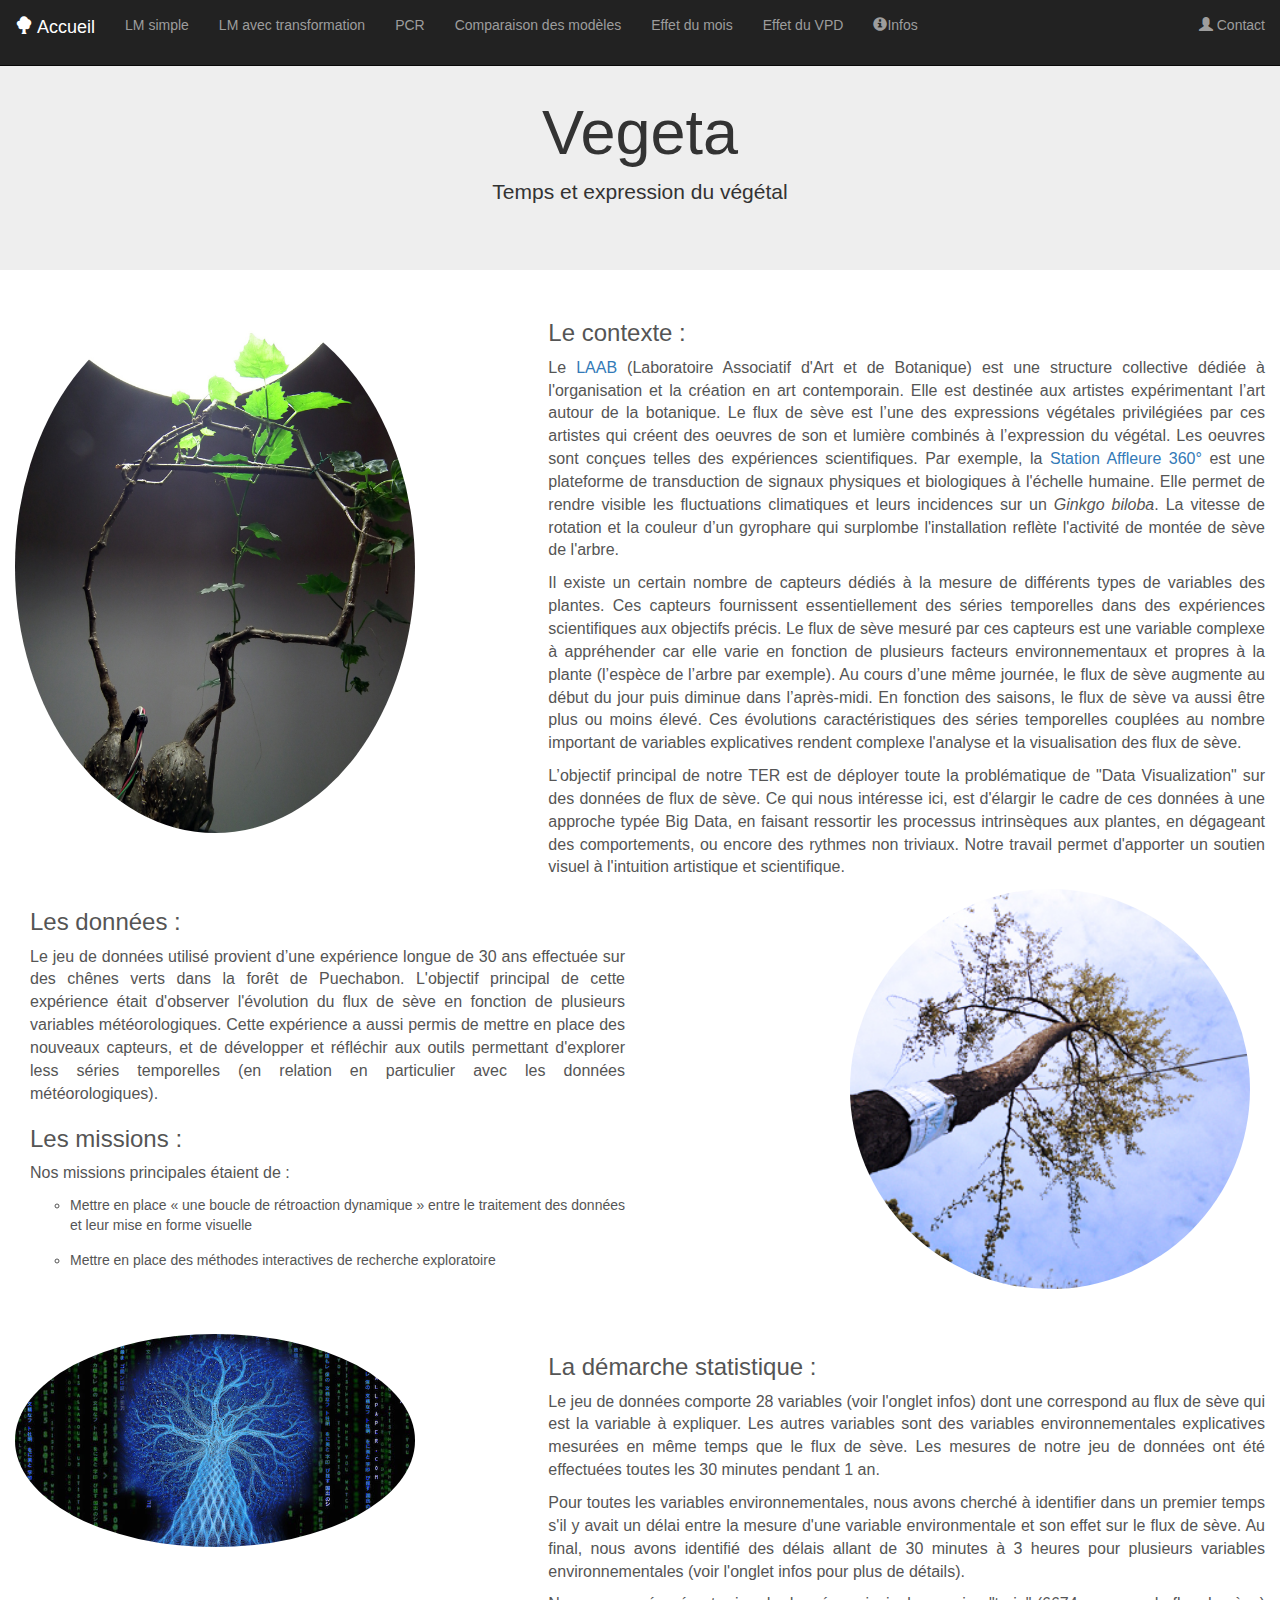
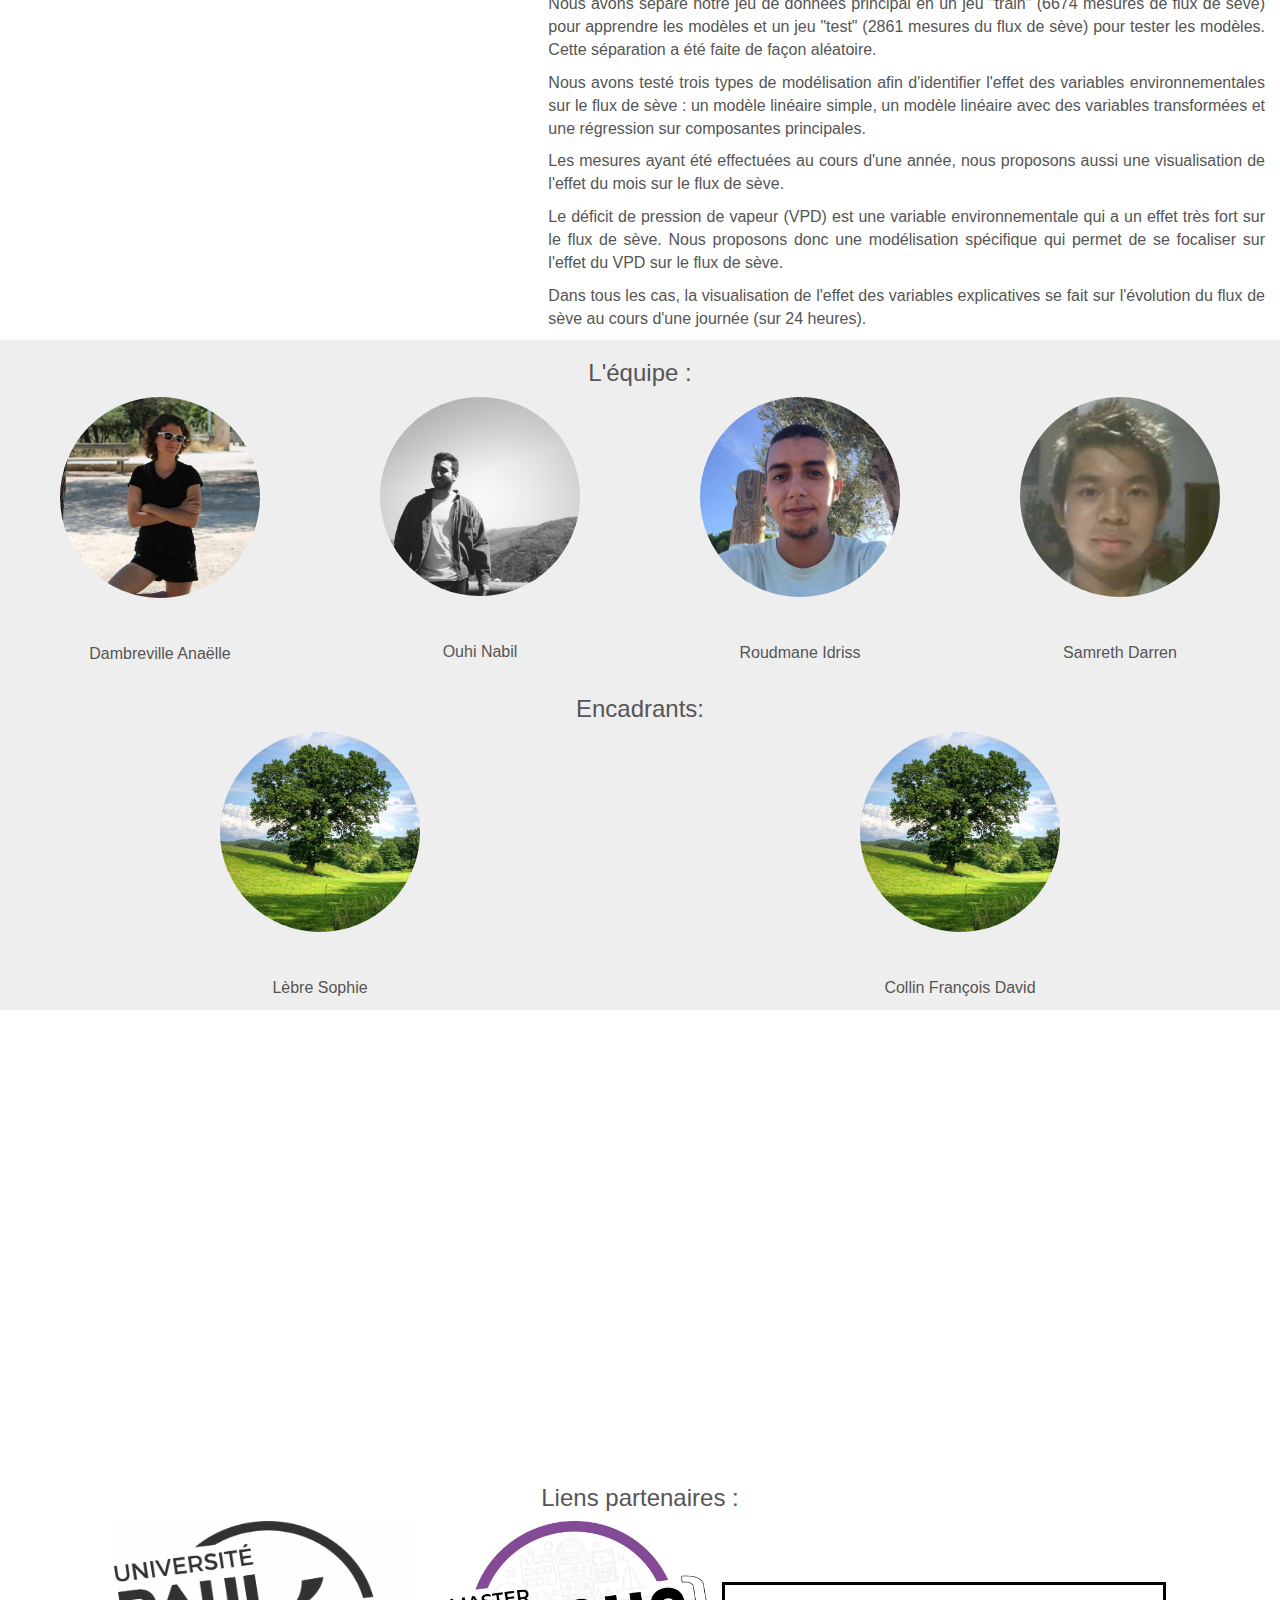
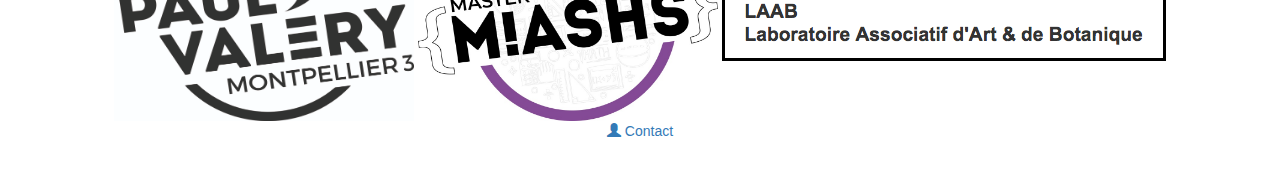
<file: index.html>
<!DOCTYPE html>
<html>

<head>

	<title>Projet Vegeta</title>
	
 	<meta http-equiv="Content-Type"content="text/html; charset=UTF-8" /> 
 
	<link rel="stylesheet"	href="css/Style.css"	type="text/css"	/>	
 	
 	<script type="text/javascript" src="visual/jQuery.js"></script>
 	<script src="visual/jqueryFX.custom/jquery-ui.js"></script>
 	<script src="visual/jqueryFX.custom/jquery-ui.min.js"></script>
 	 <script src="visual/bootstrap/js/bootstrap.min.js"></script>
 	<link rel="stylesheet" href="visual/bootstrap/css/bootstrap.min.css">
 	
 	
</head>

<body >

<nav class="navbar navbar-inverse navbar-fixed-top">
  <div class="container-fluid">
  
  <div class="navbar-header">
      <button type="button" class="navbar-toggle collapsed" data-toggle="collapse" data-target="#bs-example-navbar-collapse-1" aria-expanded="false">
        <span class="sr-only">Toggle navigation</span>
        <span class="icon-bar"></span>
        <span class="icon-bar"></span>
        <span class="icon-bar"></span>
      </button>
     <a class="navbar-brand" href="index.html"> <span class="glyphicon glyphicon-tree-deciduous"> </span> Accueil</a>
    </div>
    
  <div class="collapse navbar-collapse" id="bs-example-navbar-collapse-1">
      <ul class="nav navbar-nav">
        <li><a href="modele_lm.html">LM simple</a></li>
		<li><a href="modele_lm_trans.html">LM avec transformation</a></li>
		<li><a href="modele_acp.html">PCR</a></li>
		<li><a href="modele_comp.html">Comparaison des modèles</a></li>
        <li><a href="modele_mois.html">Effet du mois</a></li>
		<li><a href="modele_vpd.html">Effet du VPD</a></li>
        <li><a href="info.html"><span class="glyphicon glyphicon-info-sign"> </span>Infos</a></li>
      </ul>
      <ul class="nav navbar-nav navbar-right">
        <li><a href="contact.html"><span class="glyphicon glyphicon-user"></span> Contact</a></li>
      </ul>
    </div>
  </div>
</nav>


<div class="jumbotron text-center">
  <h1>Vegeta</h1>
  <p>Temps et expression du végétal </p>
</div>

<div class="container-fluid bg-1 text-justify">

	<div class="row">
  		<div class="col-sm-5">
  			<img src="img/laab_tree.JPG" class="img-responsive img-circle margin" style="display:inline" alt="Tree" width="400" height="400">
  		</div>
  		
  		<div class="col-sm-7">  
  			<h3 >Le contexte :</h3>
  			<p>Le <a href="http://www.laab-orga.fr/">LAAB</a> (Laboratoire Associatif d'Art et de Botanique) est une structure collective dédiée à l'organisation et la création en art contemporain.
			Elle est destinée aux artistes expérimentant l’art autour de la botanique. Le flux de sève est l’une des expressions végétales privilégiées par ces artistes qui créent des oeuvres de son et lumière combinés à l’expression du végétal.
			Les oeuvres sont conçues telles des expériences scientifiques. Par exemple, la <a href="http://www.laab-orga.fr/#/content-2013-inra-versailles.html">Station Affleure 360°</a> est une plateforme de transduction de signaux physiques et biologiques à l'échelle humaine.
			Elle permet de rendre visible les fluctuations climatiques et leurs incidences sur un <i>Ginkgo biloba</i>.
			La vitesse de rotation et la couleur d’un gyrophare qui surplombe l'installation reflète l'activité de montée de sève de l'arbre.</p>
			<p>Il existe un certain nombre de capteurs dédiés à la mesure de différents types de variables des plantes. Ces capteurs fournissent essentiellement des séries temporelles dans des expériences scientifiques aux objectifs précis.
			Le flux de sève mesuré par ces capteurs est une variable complexe à appréhender car elle varie en fonction de plusieurs facteurs environnementaux et propres à la plante (l’espèce de l’arbre par exemple).
			Au cours d’une même journée, le flux de sève augmente au début du jour puis diminue dans l’après-midi. En fonction des saisons, le flux de sève va aussi être plus ou moins élevé.
			Ces évolutions caractéristiques des séries temporelles couplées au nombre important de variables explicatives rendent complexe l'analyse et la visualisation des flux de sève.</p>
			<p>L’objectif principal de notre TER est de déployer toute la problématique de "Data Visualization" sur des données de flux de sève.
			Ce qui nous intéresse ici, est d'élargir le cadre de ces données à une approche typée Big Data, en faisant ressortir les processus intrinsèques aux plantes, en dégageant des comportements, ou encore des rythmes non triviaux.
			Notre travail permet d'apporter un soutien visuel à l'intuition artistique et scientifique.</p>
  		</div>
	</div>
 
</div>
<div class="container-fluid bg-1 text-justify">
	<div class="col-sm-6">  
		<h3 >Les données :</h3>
		<p>Le jeu de données utilisé provient d’une expérience longue de 30 ans effectuée sur des chênes verts dans la forêt de Puechabon. L'objectif principal de cette expérience était d'observer l'évolution du flux de sève en fonction de plusieurs variables météorologiques.
		Cette expérience a aussi permis de mettre en place des nouveaux capteurs, et de développer et réfléchir aux outils permettant d'explorer less séries temporelles (en relation en particulier avec les données météorologiques).</p>

		<h3 >Les missions :</h3>
		<p>Nos missions principales étaient de : </p>
		<ul style="list-style-type:circle">
			<li>Mettre en place « une boucle de rétroaction dynamique » entre le traitement des données et leur mise en forme visuelle</li>
			<li>Mettre en place des méthodes interactives de recherche exploratoire</li>
		</ul>
	</div>
	<div class="col-sm-6 text-right">  
		<img src="img/tree2.jpg" class="img-responsive img-circle margin" style="display:inline" alt="Tree" width="400" height="400">
  	</div>
</div>

<div class="container-fluid bg-1 text-justify">

	<div class="row">
  		<div class="col-sm-5">
  			<img src="img/tree_matrix.jpg" class="img-responsive img-circle margin" style="display:inline" alt="Tree" width="400" height="400">
  		</div>
  		
  		<div class="col-sm-7">  
  			<h3 >La démarche statistique :</h3>
  			<p>Le jeu de données comporte 28 variables (voir l'onglet infos) dont une correspond au flux de sève qui est la variable à expliquer.
			Les autres variables sont des variables environnementales explicatives mesurées en même temps que le flux de sève. Les mesures de notre jeu de données ont été effectuées toutes les 30 minutes pendant 1 an.</p>
			<p>Pour toutes les variables environnementales, nous avons cherché à identifier dans un premier temps s'il y avait un délai entre la mesure d'une variable environmentale et son effet sur le flux de sève.
			Au final, nous avons identifié des délais allant de 30 minutes à 3 heures pour plusieurs variables environnementales (voir l'onglet infos pour plus de détails).</p>
			<p>Nous avons séparé notre jeu de données principal en un jeu "train" (6674 mesures de flux de sève) pour apprendre les modèles et un jeu "test" (2861 mesures du flux de sève) pour tester les modèles. Cette séparation a été faite de façon aléatoire.</p>
			<p>Nous avons testé trois types de modélisation afin d'identifier l'effet des variables environnementales sur le flux de sève : un modèle linéaire simple, un modèle linéaire avec des variables transformées et une régression sur composantes principales.</p>
			<p>Les mesures ayant été effectuées au cours d'une année, nous proposons aussi une visualisation de l'effet du mois sur le flux de sève.</p>
			<p>Le déficit de pression de vapeur (VPD) est une variable environnementale qui a un effet très fort sur le flux de sève. Nous proposons donc une modélisation spécifique qui permet de se focaliser sur l'effet du VPD sur le flux de sève.</p>
			<p>Dans tous les cas, la visualisation de l'effet des variables explicatives se fait sur l'évolution du flux de sève au cours d'une journée (sur 24 heures).</p>
  		</div>
	</div>
 
</div>

<div class="container-fluid bg-2 text-center">
	<h3 >L'équipe :</h3>

	<div class="row">
	
  		<div class="col-sm-3">
  			<img src="img/anaelle.jpg" class="img-responsive img-circle margin" style="display:inline" alt="annaelle" width="200" height="200">
  			<p> Dambreville Anaëlle</p>
  		</div>
  		<div class="col-sm-3">
  			<img src="img/nabil.jpg" class="img-responsive img-circle margin" style="display:inline" alt="Tree" width="200" height="200">
  			<p>Ouhi Nabil </p>
  		</div>
  		<div class="col-sm-3">
  			<img src="img/idriss.jpg" class="img-responsive img-circle margin" style="display:inline" alt="Tree" width="200" height="200">
  			<p> Roudmane Idriss</p>
  		</div>
  		<div class="col-sm-3">
  			<img src="img/darren.jpg" class="img-responsive img-circle margin" style="display:inline" alt="Tree" width="200" height="200">
  			<p>Samreth Darren </p>
  		</div>

	</div>
 
</div>

<div class="container-fluid bg-2 text-center">
	<h3 >Encadrants:</h3>

	<div class="row">
	
  		<div class="col-sm-6">
  			<img src="img/tree.jpg" class="img-responsive img-circle margin" style="display:inline" alt="Tree" width="200" height="200">
  			<p>Lèbre Sophie</p>
  		</div>
  		<div class="col-sm-6">
  			<img src="img/tree.jpg" class="img-responsive img-circle margin" style="display:inline" alt="Tree" width="200" height="200">
  			<p>Collin François David </p>
  		</div>
</div>
</div>

<div class="card">
  <div class="card-block">
  </div>
  <iframe src="https://www.google.com/maps/embed?pb=!1m18!1m12!1m3!1d46137.16777024506!2d3.589385630632768!3d43.719422448125435!2m3!1f0!2f0!3f0!3m2!1i1024!2i768!4f13.1!3m3!1m2!1s0x12b157b50a1e71f7%3A0xad49cd15a60751cc!2s34150+Pu%C3%A9chabon!5e0!3m2!1sfr!2sfr!4v1506672841826" width="100%" height="450"  frameborder="0" style="border:0; right:0; left:0;" allowfullscreen></iframe>
</div>



<div class="container-fluid bg-1 text-center">
  <h3>Liens partenaires :</h3>
  <a href="https://ufr6.www.univ-montp3.fr/"><img src="img/LogoUm3.jpg" alt="logoUm3" width="300" height="200"> </a>
  <a href="https://ufr6.www.univ-montp3.fr/fr/formation/masters/master_miashs"><img src="img/LogoM.jpg" alt="logoMiashs" width="300" height="200"> </a>
  <a href="http://www.laab-orga.fr/"><img src="img/LAAB.png" alt="LAAB" style="border:black solid 3px;">  </a>
</div>

<footer class="container-fluid bg-1 text-center" style="margin-bottom:40px; ">
<a href="contact.html"><span class="glyphicon glyphicon-user"></span> Contact</a>
</footer>

</body>
</html>
</file>
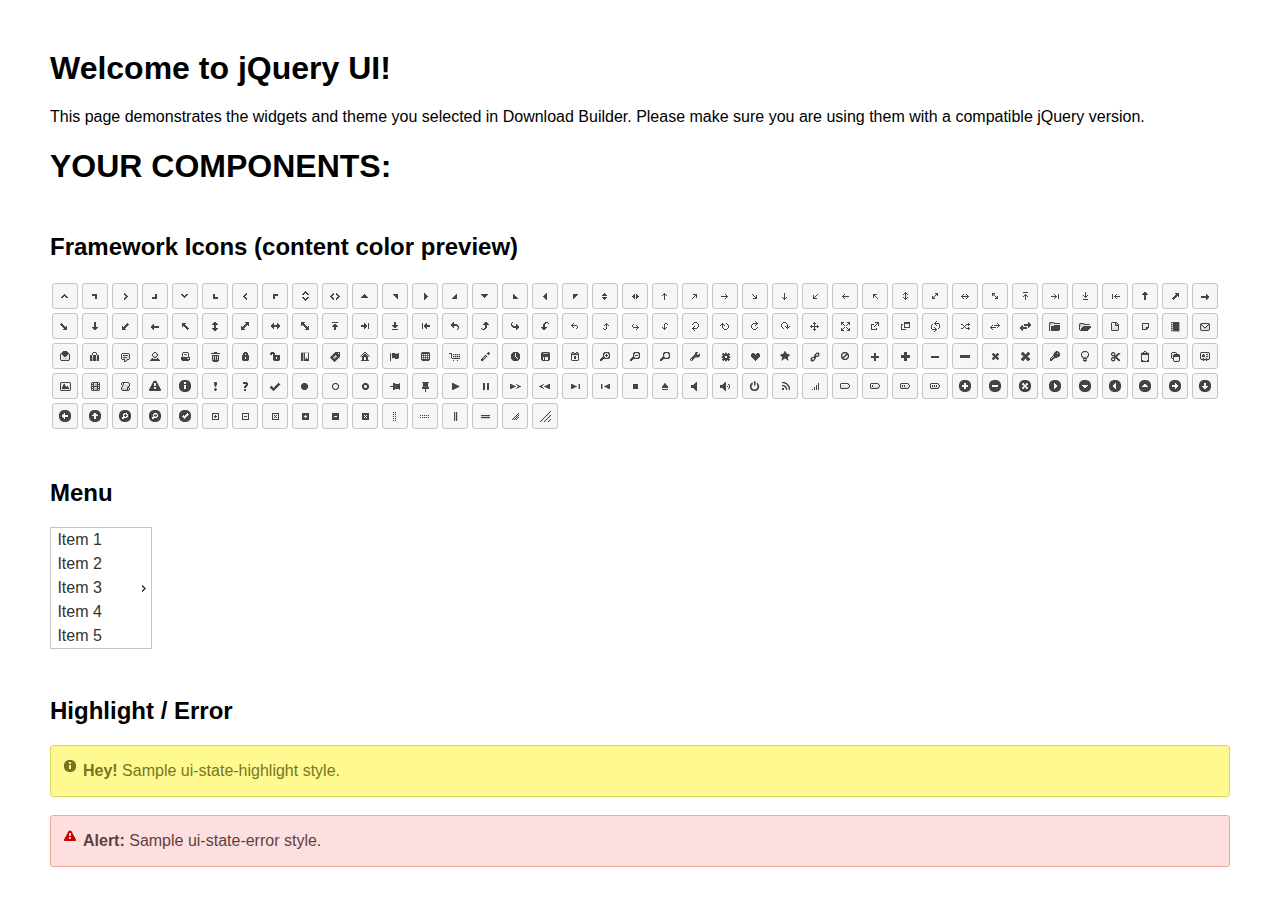
<file: visual/jqueryFX.custom/index.html>
<!doctype html>
<html lang="us">
<head>
	<meta charset="utf-8">
	<title>jQuery UI Example Page</title>
	<link href="jquery-ui.css" rel="stylesheet">
	<style>
	body{
		font-family: "Trebuchet MS", sans-serif;
		margin: 50px;
	}
	.demoHeaders {
		margin-top: 2em;
	}
	#dialog-link {
		padding: .4em 1em .4em 20px;
		text-decoration: none;
		position: relative;
	}
	#dialog-link span.ui-icon {
		margin: 0 5px 0 0;
		position: absolute;
		left: .2em;
		top: 50%;
		margin-top: -8px;
	}
	#icons {
		margin: 0;
		padding: 0;
	}
	#icons li {
		margin: 2px;
		position: relative;
		padding: 4px 0;
		cursor: pointer;
		float: left;
		list-style: none;
	}
	#icons span.ui-icon {
		float: left;
		margin: 0 4px;
	}
	.fakewindowcontain .ui-widget-overlay {
		position: absolute;
	}
	select {
		width: 200px;
	}
	</style>
</head>
<body>

<h1>Welcome to jQuery UI!</h1>

<div class="ui-widget">
	<p>This page demonstrates the widgets and theme you selected in Download Builder. Please make sure you are using them with a compatible jQuery version.</p>
</div>

<h1>YOUR COMPONENTS:</h1>
















<h2 class="demoHeaders">Framework Icons (content color preview)</h2>
<ul id="icons" class="ui-widget ui-helper-clearfix">
	<li class="ui-state-default ui-corner-all" title=".ui-icon-caret-1-n"><span class="ui-icon ui-icon-caret-1-n"></span></li>
	<li class="ui-state-default ui-corner-all" title=".ui-icon-caret-1-ne"><span class="ui-icon ui-icon-caret-1-ne"></span></li>
	<li class="ui-state-default ui-corner-all" title=".ui-icon-caret-1-e"><span class="ui-icon ui-icon-caret-1-e"></span></li>
	<li class="ui-state-default ui-corner-all" title=".ui-icon-caret-1-se"><span class="ui-icon ui-icon-caret-1-se"></span></li>
	<li class="ui-state-default ui-corner-all" title=".ui-icon-caret-1-s"><span class="ui-icon ui-icon-caret-1-s"></span></li>
	<li class="ui-state-default ui-corner-all" title=".ui-icon-caret-1-sw"><span class="ui-icon ui-icon-caret-1-sw"></span></li>
	<li class="ui-state-default ui-corner-all" title=".ui-icon-caret-1-w"><span class="ui-icon ui-icon-caret-1-w"></span></li>
	<li class="ui-state-default ui-corner-all" title=".ui-icon-caret-1-nw"><span class="ui-icon ui-icon-caret-1-nw"></span></li>
	<li class="ui-state-default ui-corner-all" title=".ui-icon-caret-2-n-s"><span class="ui-icon ui-icon-caret-2-n-s"></span></li>
	<li class="ui-state-default ui-corner-all" title=".ui-icon-caret-2-e-w"><span class="ui-icon ui-icon-caret-2-e-w"></span></li>
	<li class="ui-state-default ui-corner-all" title=".ui-icon-triangle-1-n"><span class="ui-icon ui-icon-triangle-1-n"></span></li>
	<li class="ui-state-default ui-corner-all" title=".ui-icon-triangle-1-ne"><span class="ui-icon ui-icon-triangle-1-ne"></span></li>
	<li class="ui-state-default ui-corner-all" title=".ui-icon-triangle-1-e"><span class="ui-icon ui-icon-triangle-1-e"></span></li>
	<li class="ui-state-default ui-corner-all" title=".ui-icon-triangle-1-se"><span class="ui-icon ui-icon-triangle-1-se"></span></li>
	<li class="ui-state-default ui-corner-all" title=".ui-icon-triangle-1-s"><span class="ui-icon ui-icon-triangle-1-s"></span></li>
	<li class="ui-state-default ui-corner-all" title=".ui-icon-triangle-1-sw"><span class="ui-icon ui-icon-triangle-1-sw"></span></li>
	<li class="ui-state-default ui-corner-all" title=".ui-icon-triangle-1-w"><span class="ui-icon ui-icon-triangle-1-w"></span></li>
	<li class="ui-state-default ui-corner-all" title=".ui-icon-triangle-1-nw"><span class="ui-icon ui-icon-triangle-1-nw"></span></li>
	<li class="ui-state-default ui-corner-all" title=".ui-icon-triangle-2-n-s"><span class="ui-icon ui-icon-triangle-2-n-s"></span></li>
	<li class="ui-state-default ui-corner-all" title=".ui-icon-triangle-2-e-w"><span class="ui-icon ui-icon-triangle-2-e-w"></span></li>
	<li class="ui-state-default ui-corner-all" title=".ui-icon-arrow-1-n"><span class="ui-icon ui-icon-arrow-1-n"></span></li>
	<li class="ui-state-default ui-corner-all" title=".ui-icon-arrow-1-ne"><span class="ui-icon ui-icon-arrow-1-ne"></span></li>
	<li class="ui-state-default ui-corner-all" title=".ui-icon-arrow-1-e"><span class="ui-icon ui-icon-arrow-1-e"></span></li>
	<li class="ui-state-default ui-corner-all" title=".ui-icon-arrow-1-se"><span class="ui-icon ui-icon-arrow-1-se"></span></li>
	<li class="ui-state-default ui-corner-all" title=".ui-icon-arrow-1-s"><span class="ui-icon ui-icon-arrow-1-s"></span></li>
	<li class="ui-state-default ui-corner-all" title=".ui-icon-arrow-1-sw"><span class="ui-icon ui-icon-arrow-1-sw"></span></li>
	<li class="ui-state-default ui-corner-all" title=".ui-icon-arrow-1-w"><span class="ui-icon ui-icon-arrow-1-w"></span></li>
	<li class="ui-state-default ui-corner-all" title=".ui-icon-arrow-1-nw"><span class="ui-icon ui-icon-arrow-1-nw"></span></li>
	<li class="ui-state-default ui-corner-all" title=".ui-icon-arrow-2-n-s"><span class="ui-icon ui-icon-arrow-2-n-s"></span></li>
	<li class="ui-state-default ui-corner-all" title=".ui-icon-arrow-2-ne-sw"><span class="ui-icon ui-icon-arrow-2-ne-sw"></span></li>
	<li class="ui-state-default ui-corner-all" title=".ui-icon-arrow-2-e-w"><span class="ui-icon ui-icon-arrow-2-e-w"></span></li>
	<li class="ui-state-default ui-corner-all" title=".ui-icon-arrow-2-se-nw"><span class="ui-icon ui-icon-arrow-2-se-nw"></span></li>
	<li class="ui-state-default ui-corner-all" title=".ui-icon-arrowstop-1-n"><span class="ui-icon ui-icon-arrowstop-1-n"></span></li>
	<li class="ui-state-default ui-corner-all" title=".ui-icon-arrowstop-1-e"><span class="ui-icon ui-icon-arrowstop-1-e"></span></li>
	<li class="ui-state-default ui-corner-all" title=".ui-icon-arrowstop-1-s"><span class="ui-icon ui-icon-arrowstop-1-s"></span></li>
	<li class="ui-state-default ui-corner-all" title=".ui-icon-arrowstop-1-w"><span class="ui-icon ui-icon-arrowstop-1-w"></span></li>
	<li class="ui-state-default ui-corner-all" title=".ui-icon-arrowthick-1-n"><span class="ui-icon ui-icon-arrowthick-1-n"></span></li>
	<li class="ui-state-default ui-corner-all" title=".ui-icon-arrowthick-1-ne"><span class="ui-icon ui-icon-arrowthick-1-ne"></span></li>
	<li class="ui-state-default ui-corner-all" title=".ui-icon-arrowthick-1-e"><span class="ui-icon ui-icon-arrowthick-1-e"></span></li>
	<li class="ui-state-default ui-corner-all" title=".ui-icon-arrowthick-1-se"><span class="ui-icon ui-icon-arrowthick-1-se"></span></li>
	<li class="ui-state-default ui-corner-all" title=".ui-icon-arrowthick-1-s"><span class="ui-icon ui-icon-arrowthick-1-s"></span></li>
	<li class="ui-state-default ui-corner-all" title=".ui-icon-arrowthick-1-sw"><span class="ui-icon ui-icon-arrowthick-1-sw"></span></li>
	<li class="ui-state-default ui-corner-all" title=".ui-icon-arrowthick-1-w"><span class="ui-icon ui-icon-arrowthick-1-w"></span></li>
	<li class="ui-state-default ui-corner-all" title=".ui-icon-arrowthick-1-nw"><span class="ui-icon ui-icon-arrowthick-1-nw"></span></li>
	<li class="ui-state-default ui-corner-all" title=".ui-icon-arrowthick-2-n-s"><span class="ui-icon ui-icon-arrowthick-2-n-s"></span></li>
	<li class="ui-state-default ui-corner-all" title=".ui-icon-arrowthick-2-ne-sw"><span class="ui-icon ui-icon-arrowthick-2-ne-sw"></span></li>
	<li class="ui-state-default ui-corner-all" title=".ui-icon-arrowthick-2-e-w"><span class="ui-icon ui-icon-arrowthick-2-e-w"></span></li>
	<li class="ui-state-default ui-corner-all" title=".ui-icon-arrowthick-2-se-nw"><span class="ui-icon ui-icon-arrowthick-2-se-nw"></span></li>
	<li class="ui-state-default ui-corner-all" title=".ui-icon-arrowthickstop-1-n"><span class="ui-icon ui-icon-arrowthickstop-1-n"></span></li>
	<li class="ui-state-default ui-corner-all" title=".ui-icon-arrowthickstop-1-e"><span class="ui-icon ui-icon-arrowthickstop-1-e"></span></li>
	<li class="ui-state-default ui-corner-all" title=".ui-icon-arrowthickstop-1-s"><span class="ui-icon ui-icon-arrowthickstop-1-s"></span></li>
	<li class="ui-state-default ui-corner-all" title=".ui-icon-arrowthickstop-1-w"><span class="ui-icon ui-icon-arrowthickstop-1-w"></span></li>
	<li class="ui-state-default ui-corner-all" title=".ui-icon-arrowreturnthick-1-w"><span class="ui-icon ui-icon-arrowreturnthick-1-w"></span></li>
	<li class="ui-state-default ui-corner-all" title=".ui-icon-arrowreturnthick-1-n"><span class="ui-icon ui-icon-arrowreturnthick-1-n"></span></li>
	<li class="ui-state-default ui-corner-all" title=".ui-icon-arrowreturnthick-1-e"><span class="ui-icon ui-icon-arrowreturnthick-1-e"></span></li>
	<li class="ui-state-default ui-corner-all" title=".ui-icon-arrowreturnthick-1-s"><span class="ui-icon ui-icon-arrowreturnthick-1-s"></span></li>
	<li class="ui-state-default ui-corner-all" title=".ui-icon-arrowreturn-1-w"><span class="ui-icon ui-icon-arrowreturn-1-w"></span></li>
	<li class="ui-state-default ui-corner-all" title=".ui-icon-arrowreturn-1-n"><span class="ui-icon ui-icon-arrowreturn-1-n"></span></li>
	<li class="ui-state-default ui-corner-all" title=".ui-icon-arrowreturn-1-e"><span class="ui-icon ui-icon-arrowreturn-1-e"></span></li>
	<li class="ui-state-default ui-corner-all" title=".ui-icon-arrowreturn-1-s"><span class="ui-icon ui-icon-arrowreturn-1-s"></span></li>
	<li class="ui-state-default ui-corner-all" title=".ui-icon-arrowrefresh-1-w"><span class="ui-icon ui-icon-arrowrefresh-1-w"></span></li>
	<li class="ui-state-default ui-corner-all" title=".ui-icon-arrowrefresh-1-n"><span class="ui-icon ui-icon-arrowrefresh-1-n"></span></li>
	<li class="ui-state-default ui-corner-all" title=".ui-icon-arrowrefresh-1-e"><span class="ui-icon ui-icon-arrowrefresh-1-e"></span></li>
	<li class="ui-state-default ui-corner-all" title=".ui-icon-arrowrefresh-1-s"><span class="ui-icon ui-icon-arrowrefresh-1-s"></span></li>
	<li class="ui-state-default ui-corner-all" title=".ui-icon-arrow-4"><span class="ui-icon ui-icon-arrow-4"></span></li>
	<li class="ui-state-default ui-corner-all" title=".ui-icon-arrow-4-diag"><span class="ui-icon ui-icon-arrow-4-diag"></span></li>
	<li class="ui-state-default ui-corner-all" title=".ui-icon-extlink"><span class="ui-icon ui-icon-extlink"></span></li>
	<li class="ui-state-default ui-corner-all" title=".ui-icon-newwin"><span class="ui-icon ui-icon-newwin"></span></li>
	<li class="ui-state-default ui-corner-all" title=".ui-icon-refresh"><span class="ui-icon ui-icon-refresh"></span></li>
	<li class="ui-state-default ui-corner-all" title=".ui-icon-shuffle"><span class="ui-icon ui-icon-shuffle"></span></li>
	<li class="ui-state-default ui-corner-all" title=".ui-icon-transfer-e-w"><span class="ui-icon ui-icon-transfer-e-w"></span></li>
	<li class="ui-state-default ui-corner-all" title=".ui-icon-transferthick-e-w"><span class="ui-icon ui-icon-transferthick-e-w"></span></li>
	<li class="ui-state-default ui-corner-all" title=".ui-icon-folder-collapsed"><span class="ui-icon ui-icon-folder-collapsed"></span></li>
	<li class="ui-state-default ui-corner-all" title=".ui-icon-folder-open"><span class="ui-icon ui-icon-folder-open"></span></li>
	<li class="ui-state-default ui-corner-all" title=".ui-icon-document"><span class="ui-icon ui-icon-document"></span></li>
	<li class="ui-state-default ui-corner-all" title=".ui-icon-document-b"><span class="ui-icon ui-icon-document-b"></span></li>
	<li class="ui-state-default ui-corner-all" title=".ui-icon-note"><span class="ui-icon ui-icon-note"></span></li>
	<li class="ui-state-default ui-corner-all" title=".ui-icon-mail-closed"><span class="ui-icon ui-icon-mail-closed"></span></li>
	<li class="ui-state-default ui-corner-all" title=".ui-icon-mail-open"><span class="ui-icon ui-icon-mail-open"></span></li>
	<li class="ui-state-default ui-corner-all" title=".ui-icon-suitcase"><span class="ui-icon ui-icon-suitcase"></span></li>
	<li class="ui-state-default ui-corner-all" title=".ui-icon-comment"><span class="ui-icon ui-icon-comment"></span></li>
	<li class="ui-state-default ui-corner-all" title=".ui-icon-person"><span class="ui-icon ui-icon-person"></span></li>
	<li class="ui-state-default ui-corner-all" title=".ui-icon-print"><span class="ui-icon ui-icon-print"></span></li>
	<li class="ui-state-default ui-corner-all" title=".ui-icon-trash"><span class="ui-icon ui-icon-trash"></span></li>
	<li class="ui-state-default ui-corner-all" title=".ui-icon-locked"><span class="ui-icon ui-icon-locked"></span></li>
	<li class="ui-state-default ui-corner-all" title=".ui-icon-unlocked"><span class="ui-icon ui-icon-unlocked"></span></li>
	<li class="ui-state-default ui-corner-all" title=".ui-icon-bookmark"><span class="ui-icon ui-icon-bookmark"></span></li>
	<li class="ui-state-default ui-corner-all" title=".ui-icon-tag"><span class="ui-icon ui-icon-tag"></span></li>
	<li class="ui-state-default ui-corner-all" title=".ui-icon-home"><span class="ui-icon ui-icon-home"></span></li>
	<li class="ui-state-default ui-corner-all" title=".ui-icon-flag"><span class="ui-icon ui-icon-flag"></span></li>
	<li class="ui-state-default ui-corner-all" title=".ui-icon-calculator"><span class="ui-icon ui-icon-calculator"></span></li>
	<li class="ui-state-default ui-corner-all" title=".ui-icon-cart"><span class="ui-icon ui-icon-cart"></span></li>
	<li class="ui-state-default ui-corner-all" title=".ui-icon-pencil"><span class="ui-icon ui-icon-pencil"></span></li>
	<li class="ui-state-default ui-corner-all" title=".ui-icon-clock"><span class="ui-icon ui-icon-clock"></span></li>
	<li class="ui-state-default ui-corner-all" title=".ui-icon-disk"><span class="ui-icon ui-icon-disk"></span></li>
	<li class="ui-state-default ui-corner-all" title=".ui-icon-calendar"><span class="ui-icon ui-icon-calendar"></span></li>
	<li class="ui-state-default ui-corner-all" title=".ui-icon-zoomin"><span class="ui-icon ui-icon-zoomin"></span></li>
	<li class="ui-state-default ui-corner-all" title=".ui-icon-zoomout"><span class="ui-icon ui-icon-zoomout"></span></li>
	<li class="ui-state-default ui-corner-all" title=".ui-icon-search"><span class="ui-icon ui-icon-search"></span></li>
	<li class="ui-state-default ui-corner-all" title=".ui-icon-wrench"><span class="ui-icon ui-icon-wrench"></span></li>
	<li class="ui-state-default ui-corner-all" title=".ui-icon-gear"><span class="ui-icon ui-icon-gear"></span></li>
	<li class="ui-state-default ui-corner-all" title=".ui-icon-heart"><span class="ui-icon ui-icon-heart"></span></li>
	<li class="ui-state-default ui-corner-all" title=".ui-icon-star"><span class="ui-icon ui-icon-star"></span></li>
	<li class="ui-state-default ui-corner-all" title=".ui-icon-link"><span class="ui-icon ui-icon-link"></span></li>
	<li class="ui-state-default ui-corner-all" title=".ui-icon-cancel"><span class="ui-icon ui-icon-cancel"></span></li>
	<li class="ui-state-default ui-corner-all" title=".ui-icon-plus"><span class="ui-icon ui-icon-plus"></span></li>
	<li class="ui-state-default ui-corner-all" title=".ui-icon-plusthick"><span class="ui-icon ui-icon-plusthick"></span></li>
	<li class="ui-state-default ui-corner-all" title=".ui-icon-minus"><span class="ui-icon ui-icon-minus"></span></li>
	<li class="ui-state-default ui-corner-all" title=".ui-icon-minusthick"><span class="ui-icon ui-icon-minusthick"></span></li>
	<li class="ui-state-default ui-corner-all" title=".ui-icon-close"><span class="ui-icon ui-icon-close"></span></li>
	<li class="ui-state-default ui-corner-all" title=".ui-icon-closethick"><span class="ui-icon ui-icon-closethick"></span></li>
	<li class="ui-state-default ui-corner-all" title=".ui-icon-key"><span class="ui-icon ui-icon-key"></span></li>
	<li class="ui-state-default ui-corner-all" title=".ui-icon-lightbulb"><span class="ui-icon ui-icon-lightbulb"></span></li>
	<li class="ui-state-default ui-corner-all" title=".ui-icon-scissors"><span class="ui-icon ui-icon-scissors"></span></li>
	<li class="ui-state-default ui-corner-all" title=".ui-icon-clipboard"><span class="ui-icon ui-icon-clipboard"></span></li>
	<li class="ui-state-default ui-corner-all" title=".ui-icon-copy"><span class="ui-icon ui-icon-copy"></span></li>
	<li class="ui-state-default ui-corner-all" title=".ui-icon-contact"><span class="ui-icon ui-icon-contact"></span></li>
	<li class="ui-state-default ui-corner-all" title=".ui-icon-image"><span class="ui-icon ui-icon-image"></span></li>
	<li class="ui-state-default ui-corner-all" title=".ui-icon-video"><span class="ui-icon ui-icon-video"></span></li>
	<li class="ui-state-default ui-corner-all" title=".ui-icon-script"><span class="ui-icon ui-icon-script"></span></li>
	<li class="ui-state-default ui-corner-all" title=".ui-icon-alert"><span class="ui-icon ui-icon-alert"></span></li>
	<li class="ui-state-default ui-corner-all" title=".ui-icon-info"><span class="ui-icon ui-icon-info"></span></li>
	<li class="ui-state-default ui-corner-all" title=".ui-icon-notice"><span class="ui-icon ui-icon-notice"></span></li>
	<li class="ui-state-default ui-corner-all" title=".ui-icon-help"><span class="ui-icon ui-icon-help"></span></li>
	<li class="ui-state-default ui-corner-all" title=".ui-icon-check"><span class="ui-icon ui-icon-check"></span></li>
	<li class="ui-state-default ui-corner-all" title=".ui-icon-bullet"><span class="ui-icon ui-icon-bullet"></span></li>
	<li class="ui-state-default ui-corner-all" title=".ui-icon-radio-off"><span class="ui-icon ui-icon-radio-off"></span></li>
	<li class="ui-state-default ui-corner-all" title=".ui-icon-radio-on"><span class="ui-icon ui-icon-radio-on"></span></li>
	<li class="ui-state-default ui-corner-all" title=".ui-icon-pin-w"><span class="ui-icon ui-icon-pin-w"></span></li>
	<li class="ui-state-default ui-corner-all" title=".ui-icon-pin-s"><span class="ui-icon ui-icon-pin-s"></span></li>
	<li class="ui-state-default ui-corner-all" title=".ui-icon-play"><span class="ui-icon ui-icon-play"></span></li>
	<li class="ui-state-default ui-corner-all" title=".ui-icon-pause"><span class="ui-icon ui-icon-pause"></span></li>
	<li class="ui-state-default ui-corner-all" title=".ui-icon-seek-next"><span class="ui-icon ui-icon-seek-next"></span></li>
	<li class="ui-state-default ui-corner-all" title=".ui-icon-seek-prev"><span class="ui-icon ui-icon-seek-prev"></span></li>
	<li class="ui-state-default ui-corner-all" title=".ui-icon-seek-end"><span class="ui-icon ui-icon-seek-end"></span></li>
	<li class="ui-state-default ui-corner-all" title=".ui-icon-seek-first"><span class="ui-icon ui-icon-seek-first"></span></li>
	<li class="ui-state-default ui-corner-all" title=".ui-icon-stop"><span class="ui-icon ui-icon-stop"></span></li>
	<li class="ui-state-default ui-corner-all" title=".ui-icon-eject"><span class="ui-icon ui-icon-eject"></span></li>
	<li class="ui-state-default ui-corner-all" title=".ui-icon-volume-off"><span class="ui-icon ui-icon-volume-off"></span></li>
	<li class="ui-state-default ui-corner-all" title=".ui-icon-volume-on"><span class="ui-icon ui-icon-volume-on"></span></li>
	<li class="ui-state-default ui-corner-all" title=".ui-icon-power"><span class="ui-icon ui-icon-power"></span></li>
	<li class="ui-state-default ui-corner-all" title=".ui-icon-signal-diag"><span class="ui-icon ui-icon-signal-diag"></span></li>
	<li class="ui-state-default ui-corner-all" title=".ui-icon-signal"><span class="ui-icon ui-icon-signal"></span></li>
	<li class="ui-state-default ui-corner-all" title=".ui-icon-battery-0"><span class="ui-icon ui-icon-battery-0"></span></li>
	<li class="ui-state-default ui-corner-all" title=".ui-icon-battery-1"><span class="ui-icon ui-icon-battery-1"></span></li>
	<li class="ui-state-default ui-corner-all" title=".ui-icon-battery-2"><span class="ui-icon ui-icon-battery-2"></span></li>
	<li class="ui-state-default ui-corner-all" title=".ui-icon-battery-3"><span class="ui-icon ui-icon-battery-3"></span></li>
	<li class="ui-state-default ui-corner-all" title=".ui-icon-circle-plus"><span class="ui-icon ui-icon-circle-plus"></span></li>
	<li class="ui-state-default ui-corner-all" title=".ui-icon-circle-minus"><span class="ui-icon ui-icon-circle-minus"></span></li>
	<li class="ui-state-default ui-corner-all" title=".ui-icon-circle-close"><span class="ui-icon ui-icon-circle-close"></span></li>
	<li class="ui-state-default ui-corner-all" title=".ui-icon-circle-triangle-e"><span class="ui-icon ui-icon-circle-triangle-e"></span></li>
	<li class="ui-state-default ui-corner-all" title=".ui-icon-circle-triangle-s"><span class="ui-icon ui-icon-circle-triangle-s"></span></li>
	<li class="ui-state-default ui-corner-all" title=".ui-icon-circle-triangle-w"><span class="ui-icon ui-icon-circle-triangle-w"></span></li>
	<li class="ui-state-default ui-corner-all" title=".ui-icon-circle-triangle-n"><span class="ui-icon ui-icon-circle-triangle-n"></span></li>
	<li class="ui-state-default ui-corner-all" title=".ui-icon-circle-arrow-e"><span class="ui-icon ui-icon-circle-arrow-e"></span></li>
	<li class="ui-state-default ui-corner-all" title=".ui-icon-circle-arrow-s"><span class="ui-icon ui-icon-circle-arrow-s"></span></li>
	<li class="ui-state-default ui-corner-all" title=".ui-icon-circle-arrow-w"><span class="ui-icon ui-icon-circle-arrow-w"></span></li>
	<li class="ui-state-default ui-corner-all" title=".ui-icon-circle-arrow-n"><span class="ui-icon ui-icon-circle-arrow-n"></span></li>
	<li class="ui-state-default ui-corner-all" title=".ui-icon-circle-zoomin"><span class="ui-icon ui-icon-circle-zoomin"></span></li>
	<li class="ui-state-default ui-corner-all" title=".ui-icon-circle-zoomout"><span class="ui-icon ui-icon-circle-zoomout"></span></li>
	<li class="ui-state-default ui-corner-all" title=".ui-icon-circle-check"><span class="ui-icon ui-icon-circle-check"></span></li>
	<li class="ui-state-default ui-corner-all" title=".ui-icon-circlesmall-plus"><span class="ui-icon ui-icon-circlesmall-plus"></span></li>
	<li class="ui-state-default ui-corner-all" title=".ui-icon-circlesmall-minus"><span class="ui-icon ui-icon-circlesmall-minus"></span></li>
	<li class="ui-state-default ui-corner-all" title=".ui-icon-circlesmall-close"><span class="ui-icon ui-icon-circlesmall-close"></span></li>
	<li class="ui-state-default ui-corner-all" title=".ui-icon-squaresmall-plus"><span class="ui-icon ui-icon-squaresmall-plus"></span></li>
	<li class="ui-state-default ui-corner-all" title=".ui-icon-squaresmall-minus"><span class="ui-icon ui-icon-squaresmall-minus"></span></li>
	<li class="ui-state-default ui-corner-all" title=".ui-icon-squaresmall-close"><span class="ui-icon ui-icon-squaresmall-close"></span></li>
	<li class="ui-state-default ui-corner-all" title=".ui-icon-grip-dotted-vertical"><span class="ui-icon ui-icon-grip-dotted-vertical"></span></li>
	<li class="ui-state-default ui-corner-all" title=".ui-icon-grip-dotted-horizontal"><span class="ui-icon ui-icon-grip-dotted-horizontal"></span></li>
	<li class="ui-state-default ui-corner-all" title=".ui-icon-grip-solid-vertical"><span class="ui-icon ui-icon-grip-solid-vertical"></span></li>
	<li class="ui-state-default ui-corner-all" title=".ui-icon-grip-solid-horizontal"><span class="ui-icon ui-icon-grip-solid-horizontal"></span></li>
	<li class="ui-state-default ui-corner-all" title=".ui-icon-gripsmall-diagonal-se"><span class="ui-icon ui-icon-gripsmall-diagonal-se"></span></li>
	<li class="ui-state-default ui-corner-all" title=".ui-icon-grip-diagonal-se"><span class="ui-icon ui-icon-grip-diagonal-se"></span></li>
</ul>












<!-- Menu -->
<h2 class="demoHeaders">Menu</h2>
<ul style="width:100px;" id="menu">
	<li><div>Item 1</div></li>
	<li><div>Item 2</div></li>
	<li><div>Item 3</div>
		<ul>
			<li><div>Item 3-1</div></li>
			<li><div>Item 3-2</div></li>
			<li><div>Item 3-3</div></li>
			<li><div>Item 3-4</div></li>
			<li><div>Item 3-5</div></li>
		</ul>
	</li>
	<li><div>Item 4</div></li>
	<li><div>Item 5</div></li>
</ul>




<!-- Highlight / Error -->
<h2 class="demoHeaders">Highlight / Error</h2>
<div class="ui-widget">
	<div class="ui-state-highlight ui-corner-all" style="margin-top: 20px; padding: 0 .7em;">
		<p><span class="ui-icon ui-icon-info" style="float: left; margin-right: .3em;"></span>
		<strong>Hey!</strong> Sample ui-state-highlight style.</p>
	</div>
</div>
<br>
<div class="ui-widget">
	<div class="ui-state-error ui-corner-all" style="padding: 0 .7em;">
		<p><span class="ui-icon ui-icon-alert" style="float: left; margin-right: .3em;"></span>
		<strong>Alert:</strong> Sample ui-state-error style.</p>
	</div>
</div>

<script src="external/jquery/jquery.js"></script>
<script src="jquery-ui.js"></script>
<script>























$( "#menu" ).menu();






// Hover states on the static widgets
$( "#dialog-link, #icons li" ).hover(
	function() {
		$( this ).addClass( "ui-state-hover" );
	},
	function() {
		$( this ).removeClass( "ui-state-hover" );
	}
);
</script>
</body>
</html>
</file>
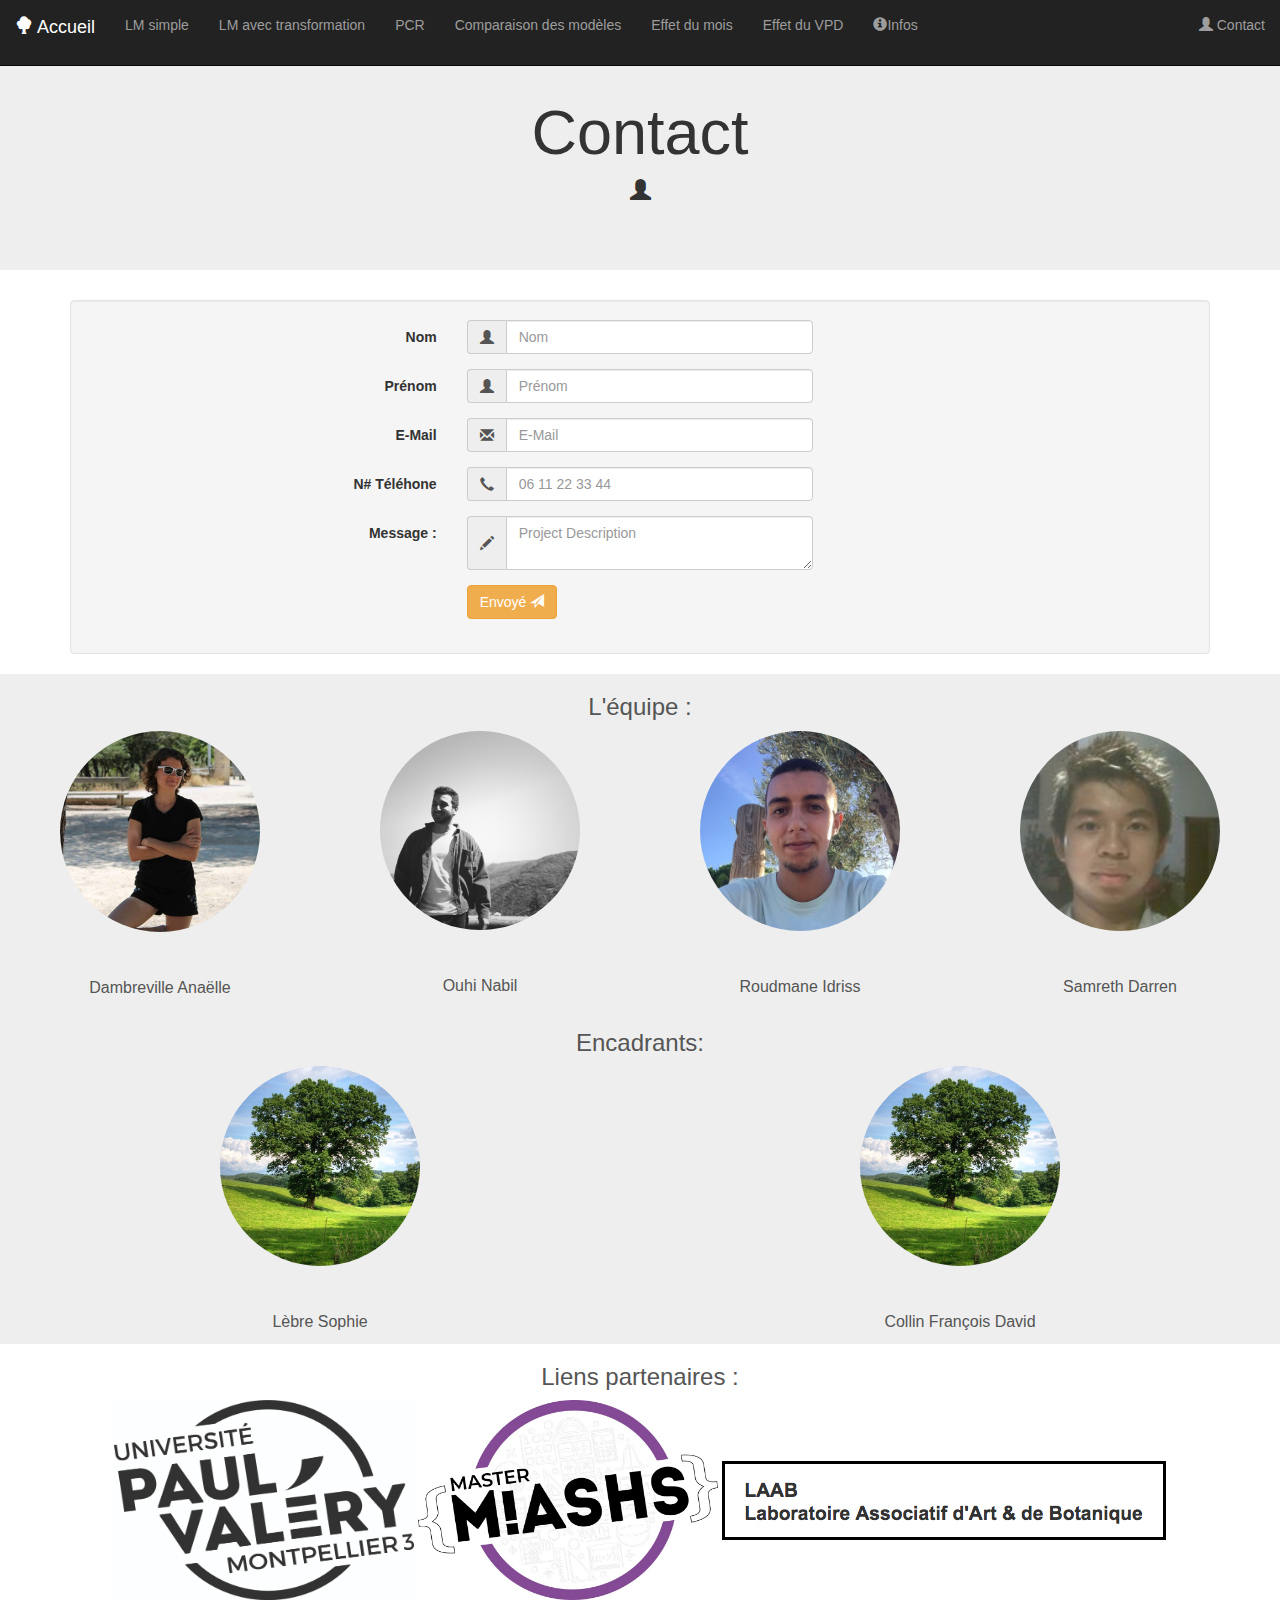
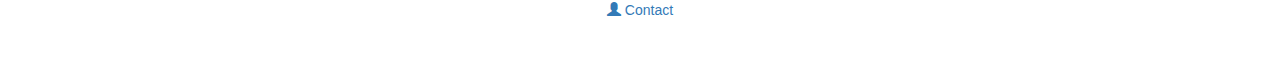
<file: contact.html>
<!DOCTYPE html>
<html>

<head>

	<title>Projet Vegeta</title>
	
 	<meta http-equiv="Content-Type"content="text/html; charset=UTF-8" /> 
 
	<link rel="stylesheet"	href="css/Style.css"	type="text/css"	/>
 	
 	<script type="text/javascript" src="visual/jQuery.js"></script>
 	<script src="visual/jqueryFX.custom/jquery-ui.js"></script>
 	<script src="visual/jqueryFX.custom/jquery-ui.min.js"></script>
 	 <script src="visual/bootstrap/js/bootstrap.min.js"></script>
 	<link rel="stylesheet" href="visual/bootstrap/css/bootstrap.min.css">
 	
 	
</head>

<body >

<nav class="navbar navbar-inverse navbar-fixed-top">
  <div class="container-fluid">
  
  <div class="navbar-header">
      <button type="button" class="navbar-toggle collapsed" data-toggle="collapse" data-target="#bs-example-navbar-collapse-1" aria-expanded="false">
        <span class="sr-only">Toggle navigation</span>
        <span class="icon-bar"></span>
        <span class="icon-bar"></span>
        <span class="icon-bar"></span>
      </button>
     <a class="navbar-brand" href="index.html"> <span class="glyphicon glyphicon-tree-deciduous"> </span> Accueil</a>
    </div>
    
  <div class="collapse navbar-collapse" id="bs-example-navbar-collapse-1">
      <ul class="nav navbar-nav">
        <li><a href="modele_lm.html">LM simple</a></li>
		<li><a href="modele_lm_trans.html">LM avec transformation</a></li>
		<li><a href="modele_acp.html">PCR</a></li>
		<li><a href="modele_comp.html">Comparaison des modèles</a></li>
        <li><a href="modele_mois.html">Effet du mois</a></li>
		<li><a href="modele_vpd.html">Effet du VPD</a></li>
        <li><a href="info.html"><span class="glyphicon glyphicon-info-sign"> </span>Infos</a></li>
      </ul>
      <ul class="nav navbar-nav navbar-right">
        <li><a href="contact.html"><span class="glyphicon glyphicon-user"></span> Contact</a></li>
      </ul>
    </div>
  </div>
</nav>


<div class="jumbotron text-center">
  <h1>Contact</h1>
  <p> <span class="glyphicon glyphicon-user"></p>
</div>
<div class="container">

	<form class="well form-horizontal" action=" " method="post"  id="contact_form">
	<fieldset>
	
	<!-- Text input-->
	
	<div class="form-group">
	  <label class="col-md-4 control-label">Nom</label>  
	  <div class="col-md-4 inputGroupContainer">
	  <div class="input-group">
	  <span class="input-group-addon"><i class="glyphicon glyphicon-user"></i></span>
	  <input  name="Nom" placeholder="Nom" class="form-control"  type="text">
	    </div>
	  </div>
	</div>
	
	<!-- Text input-->
	
	<div class="form-group">
	  <label class="col-md-4 control-label" >Prénom</label> 
	    <div class="col-md-4 inputGroupContainer">
	    <div class="input-group">
	  <span class="input-group-addon"><i class="glyphicon glyphicon-user"></i></span>
	  <input name="Prénom" placeholder="Prénom" class="form-control"  type="text">
	    </div>
	  </div>
	</div>
	
	<!-- Text input-->
	       <div class="form-group">
	  <label class="col-md-4 control-label">E-Mail</label>  
	    <div class="col-md-4 inputGroupContainer">
	    <div class="input-group">
	        <span class="input-group-addon"><i class="glyphicon glyphicon-envelope"></i></span>
	  <input name="email" placeholder="E-Mail " class="form-control"  type="text">
	    </div>
	  </div>
	</div>
	
	
	<!-- Text input-->
	       
	<div class="form-group">
	  <label class="col-md-4 control-label"> N# Téléhone</label>  
	    <div class="col-md-4 inputGroupContainer">
	    <div class="input-group">
	        <span class="input-group-addon"><i class="glyphicon glyphicon-earphone"></i></span>
	  <input name="phone" placeholder="06 11 22 33 44" class="form-control" type="text">
	    </div>
	  </div>
	</div>
	
	<!-- Text area -->
	  
	<div class="form-group">
	  <label class="col-md-4 control-label">Message :</label>
	    <div class="col-md-4 inputGroupContainer">
	    <div class="input-group">
	        <span class="input-group-addon"><i class="glyphicon glyphicon-pencil"></i></span>
	        	<textarea class="form-control" name="comment" placeholder="Project Description"></textarea>
	  </div>
	  </div>
	</div>
	
	<!-- Success message -->
	<div class="alert alert-success" role="alert" id="success_message">Success <i class="glyphicon glyphicon-thumbs-up"></i> Thanks for contacting us, we will get back to you shortly.</div>
	
	<!-- Button -->
	<div class="form-group">
	  <label class="col-md-4 control-label"></label>
	  <div class="col-md-4">
	    <button type="submit" class="btn btn-warning" >Envoyé <span class="glyphicon glyphicon-send"></span></button>
	  </div>
	</div>
	
	</fieldset>
	</form>
	</div>

</div>


<div class="container-fluid bg-2 text-center">
	<h3 >L'équipe :</h3>

	<div class="row">
	
  		<div class="col-sm-3">
  			<img src="img/anaelle.jpg" class="img-responsive img-circle margin" style="display:inline" alt="annaelle" width="200" height="200">
  			<p> Dambreville Anaëlle</p>
  		</div>
  		<div class="col-sm-3">
  			<img src="img/nabil.jpg" class="img-responsive img-circle margin" style="display:inline" alt="Tree" width="200" height="200">
  			<p>Ouhi Nabil </p>
  		</div>
  		<div class="col-sm-3">
  			<img src="img/idriss.jpg" class="img-responsive img-circle margin" style="display:inline" alt="Tree" width="200" height="200">
  			<p> Roudmane Idriss</p>
  		</div>
  		<div class="col-sm-3">
  			<img src="img/darren.jpg" class="img-responsive img-circle margin" style="display:inline" alt="Tree" width="200" height="200">
  			<p>Samreth Darren </p>
  		</div>

	</div>
 
</div>

<div class="container-fluid bg-2 text-center">
	<h3 >Encadrants:</h3>

	<div class="row">
	
  		<div class="col-sm-6">
  			<img src="img/tree.jpg" class="img-responsive img-circle margin" style="display:inline" alt="Tree" width="200" height="200">
  			<p>Lèbre Sophie</p>
  		</div>
  		<div class="col-sm-6">
  			<img src="img/tree.jpg" class="img-responsive img-circle margin" style="display:inline" alt="Tree" width="200" height="200">
  			<p>Collin François David </p>
  		</div>
</div>
</div>

<div class="container-fluid bg-1 text-center">
  <h3>Liens partenaires :</h3>
  <a href="https://ufr6.www.univ-montp3.fr/"><img src="img/LogoUm3.jpg" alt="logoUm3" width="300" height="200"> </a>
  <a href="https://ufr6.www.univ-montp3.fr/fr/formation/masters/master_miashs"><img src="img/LogoM.jpg" alt="logoMiashs" width="300" height="200"> </a>
  <a href="http://www.laab-orga.fr/"><img src="img/LAAB.png" alt="LAAB" style="border:black solid 3px;">  </a>
</div>

<footer class="container-fluid bg-1 text-center" style="margin-bottom:40px; ">
<a href="contact.html"><span class="glyphicon glyphicon-user"></span> Contact</a>
</footer>

</body>
</html>
</file>
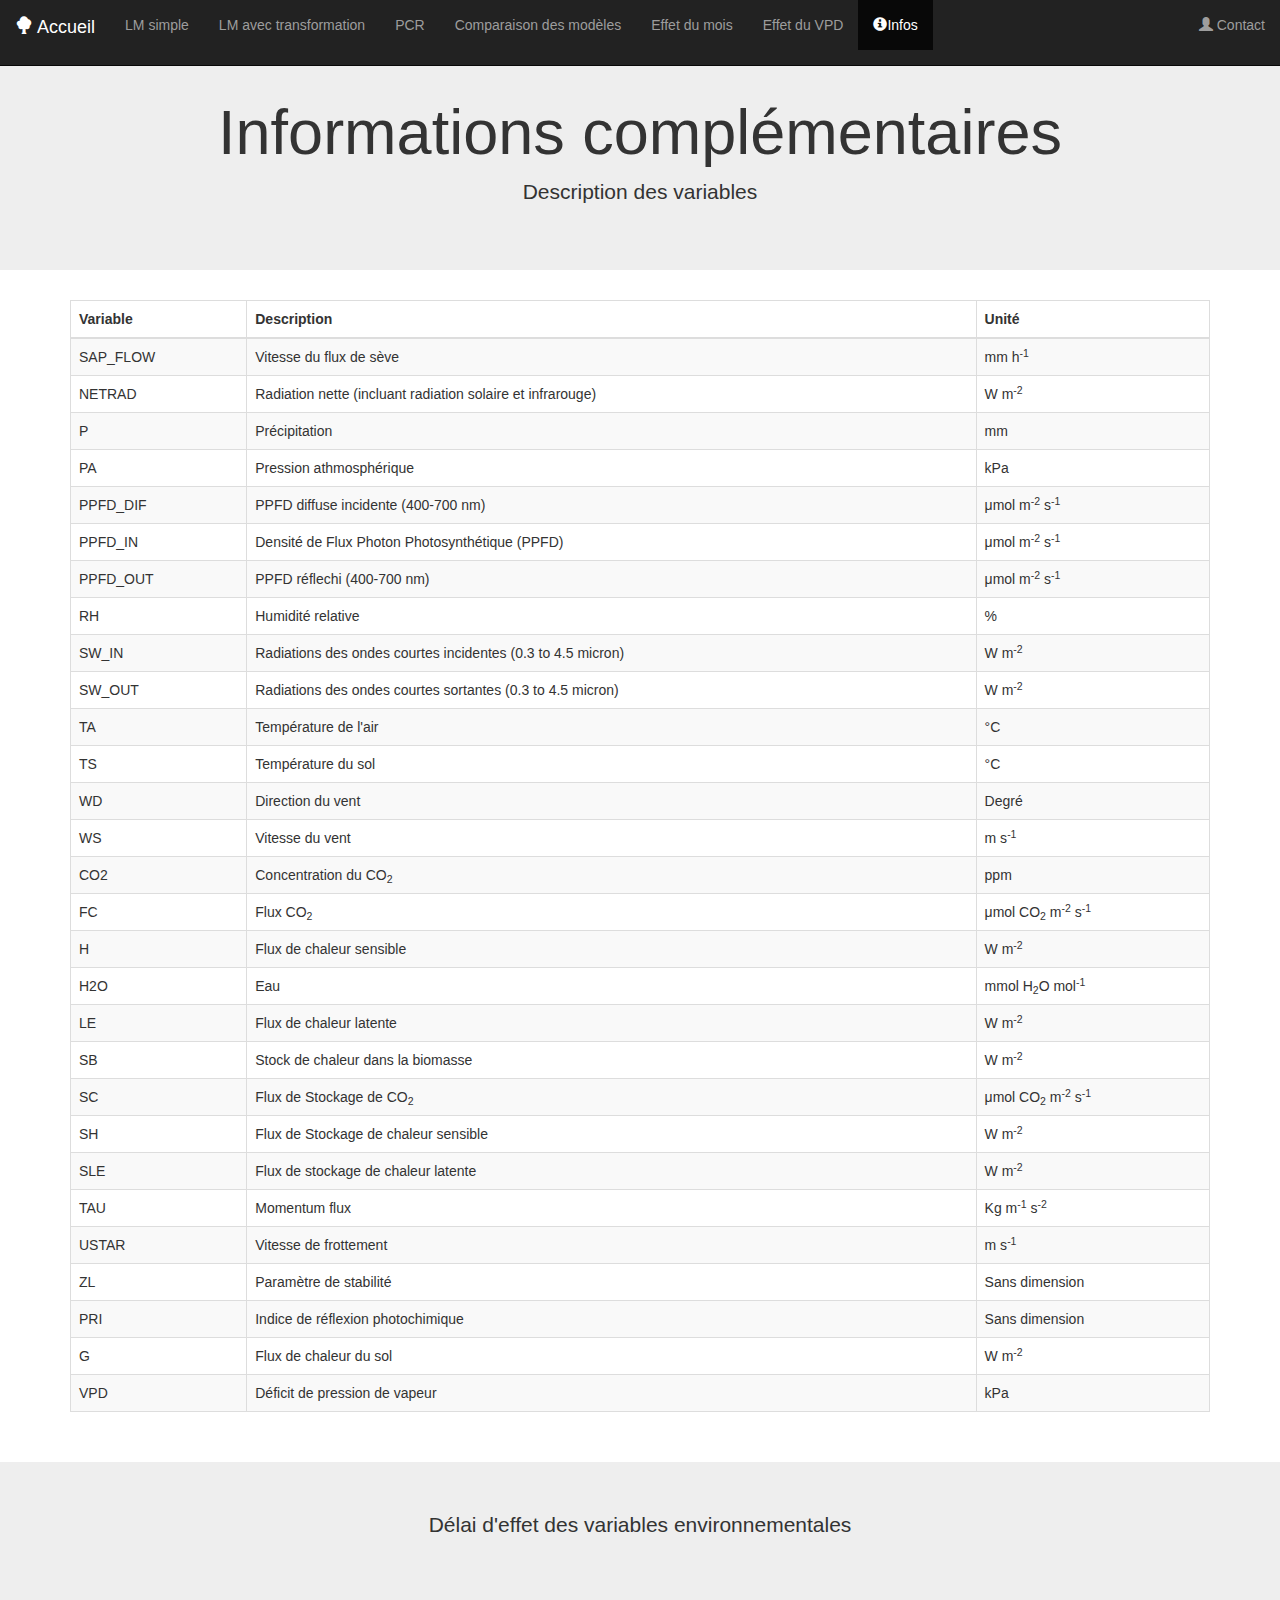
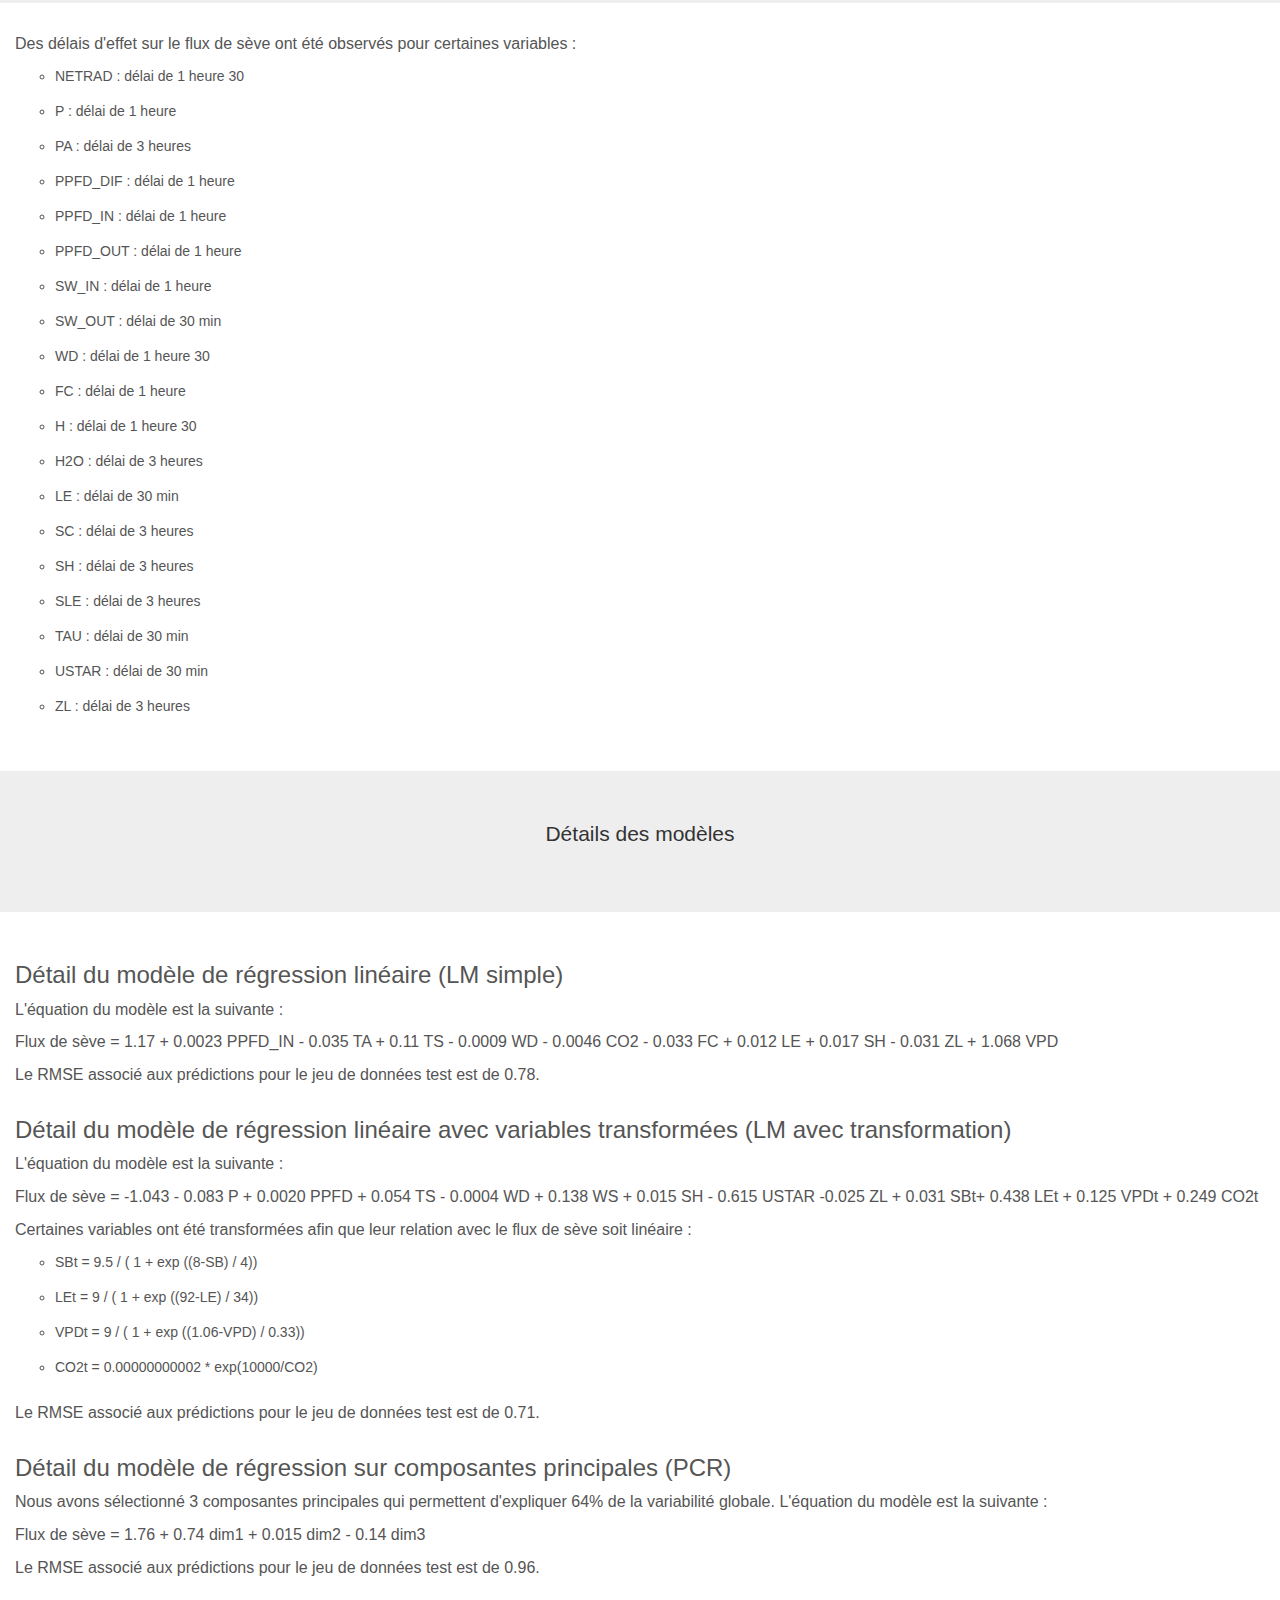
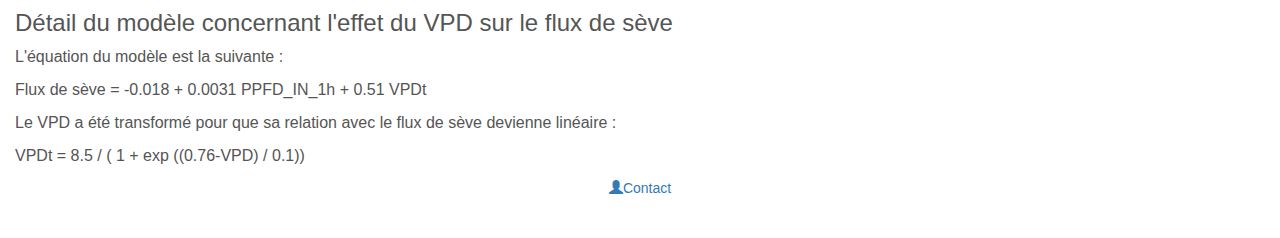
<file: info.html>
<!DOCTYPE html>
<html>

<head>

	<title>Projet Vegeta</title>
	
 	<meta http-equiv="Content-Type"content="text/html; charset=UTF-8" /> 
 
	<link rel="stylesheet"	href="css/Style.css"	type="text/css"	/>
 	
 	<script type="text/javascript" src="visual/jQuery.js"></script>
 	<script src="visual/jqueryFX.custom/jquery-ui.js"></script>
 	<script src="visual/jqueryFX.custom/jquery-ui.min.js"></script>
 	 <script src="visual/bootstrap/js/bootstrap.min.js"></script>
 	<link rel="stylesheet" href="visual/bootstrap/css/bootstrap.min.css">
 	
 	
</head>

<body >

<nav class="navbar navbar-inverse navbar-fixed-top">
  <div class="container-fluid">
  
  <div class="navbar-header">
      <button type="button" class="navbar-toggle collapsed" data-toggle="collapse" data-target="#bs-example-navbar-collapse-1" aria-expanded="false">
        <span class="sr-only">Toggle navigation</span>
        <span class="icon-bar"></span>
        <span class="icon-bar"></span>
        <span class="icon-bar"></span>
      </button>
     <a class="navbar-brand" href="index.html"> <span class="glyphicon glyphicon-tree-deciduous"> </span> Accueil</a>
    </div>
    
  <div class="collapse navbar-collapse" id="bs-example-navbar-collapse-1">
      <ul class="nav navbar-nav">
        <li><a href="modele_lm.html">LM simple</a></li>
		<li><a href="modele_lm_trans.html">LM avec transformation</a></li>
		<li><a href="modele_acp.html">PCR</a></li>
		<li><a href="modele_comp.html">Comparaison des modèles</a></li>
        <li><a href="modele_mois.html">Effet du mois</a></li>
		<li><a href="modele_vpd.html">Effet du VPD</a></li>
        <li class="active"><a href="info.html"><span class="glyphicon glyphicon-info-sign"> </span>Infos</a></li>
      </ul>
      <ul class="nav navbar-nav navbar-right">
        <li><a href="contact.html"><span class="glyphicon glyphicon-user"></span> Contact</a></li>
      </ul>
    </div>
  </div>
</nav>


<div class="jumbotron text-center">
  <h1>Informations complémentaires</h1>
  <p> Description des variables</p>
</div>

<div class="container">
	<table class="table table-striped table-bordered">
			<thead class="thead-inverse">
				<th>Variable</th>
				<th>Description</th>
				<th>Unité</th>
			</thead>
			<TR>
				<TD>SAP_FLOW</TD>
				<TD>Vitesse du flux de sève</TD>
				<TD>mm h<sup>-1</sup> </TD>
			</TR>
			<TR>
				<TD>NETRAD</TD>
				<TD>Radiation nette (incluant radiation solaire et infrarouge)</TD>
				<TD>W m<sup>-2</sup></TD>
			</TR>
			<TR>
				<TD>P</TD>
				<TD>Précipitation</TD>
				<TD>mm</TD>
			</TR>
			<TR>
				<TD>PA</TD>
				<TD>Pression athmosphérique</TD>
				<TD>kPa</TD>
			</TR>
			<TR>
				<TD>PPFD_DIF</TD>
				<TD>PPFD diffuse incidente (400-700 nm)</TD>
				<TD>μmol m<sup>-2</sup> s<sup>-1</sup></TD>
			</TR>
			<TR>
				<TD>PPFD_IN</TD>
				<TD>Densité de Flux Photon Photosynthétique (PPFD)</TD>
				<TD>μmol m<sup>-2</sup> s<sup>-1</sup></TD>
			</TR>
			<TR>
				<TD>PPFD_OUT</TD>
				<TD>PPFD réflechi (400-700 nm)</TD>
				<TD>μmol m<sup>-2</sup> s<sup>-1</sup></TD>
			</TR>
			<TR>
				<TD>RH</TD>
				<TD>Humidité relative</TD>
				<TD>%</TD>
			</TR>
			<TR>
				<TD>SW_IN</TD>
				<TD>Radiations des ondes courtes incidentes (0.3 to 4.5 micron)</TD>
				<TD>W m<sup>-2</sup></TD>
			</TR>
			<TR>
				<TD>SW_OUT</TD>
				<TD>Radiations des ondes courtes sortantes (0.3 to 4.5 micron)</TD>
				<TD>W m<sup>-2</sup></TD>
			</TR>
			<TR>
				<TD>TA</TD>
				<TD>Température de l'air</TD>
				<TD>°C</TD>
			</TR>
			<TR>
				<TD>TS</TD>
				<TD>Température du sol</TD>
				<TD>°C</TD>
			</TR>
			<TR>
				<TD>WD</TD>
				<TD>Direction du vent</TD>
				<TD>Degré</TD>
			</TR>
			<TR>
				<TD>WS</TD>
				<TD>Vitesse du vent</TD>
				<TD>m s<sup>-1</sup></TD>
			</TR>
			<TR>
				<TD>CO2</TD>
				<TD>Concentration du CO<sub>2</sub></TD>
				<TD>ppm</TD>
			</TR>
			<TR>
				<TD>FC</TD>
				<TD>Flux CO<sub>2</sub></TD>
				<TD>μmol CO<sub>2</sub> m<sup>-2</sup> s<sup>-1</sup></TD>
			</TR>
			<TR>
				<TD>H</TD>
				<TD>Flux de chaleur sensible</TD>
				<TD> W m<sup>-2</sup></TD>
			</TR>
			<TR>
				<TD>H2O</TD>
				<TD>Eau</TD>
				<TD>mmol H<sub>2</sub>O mol<sup>-1</sup></TD>
			</TR>
			<TR>
				<TD>LE</TD>
				<TD>Flux de chaleur latente</TD>
				<TD>W m<sup>-2</sup></TD>
			</TR>
			<TR>
				<TD>SB</TD>
				<TD>Stock de chaleur dans la biomasse</TD>
				<TD>W m<sup>-2</sup></TD>
			</TR>
			<TR>
				<TD>SC</TD>
				<TD>Flux de Stockage de CO<sub>2</sub></TD>
				<TD>μmol CO<sub>2</sub> m<sup>-2</sup> s<sup>-1</sup></TD>
			</TR>
			<TR>
				<TD>SH</TD>
				<TD>Flux de Stockage de chaleur sensible</TD>
				<TD>W m<sup>-2</sup></TD>
			</TR>
			<TR>
				<TD>SLE</TD>
				<TD>Flux de stockage de chaleur latente</TD>
				<TD>W m<sup>-2</sup></TD>
			</TR>
			<TR>
				<TD>TAU</TD>
				<TD>Momentum flux</TD>
				<TD>Kg m<sup>-1</sup> s<sup>-2</sup></TD>
			</TR>
			<TR>
				<TD>USTAR</TD>
				<TD>Vitesse de frottement</TD>
				<TD>m s<sup>-1</sup></TD>
			</TR>
			<TR>
				<TD>ZL</TD>
				<TD>Paramètre de stabilité</TD>
				<TD>Sans dimension</TD>
			</TR>
			<TR>
				<TD>PRI</TD>
				<TD>Indice de réflexion photochimique</TD>
				<TD>Sans dimension</TD>
			</TR>
			<TR>
				<TD>G</TD>
				<TD>Flux de chaleur du sol</TD>
				<TD>W m<sup>-2</sup></TD>
			</TR>
			<TR>
				<TD>VPD</TD>
				<TD>Déficit de pression de vapeur</TD>
				<TD>kPa</TD>
			</TR>
	</table>
</div>

<div class="jumbotron text-center">
  <p>Délai d'effet des variables environnementales</p>
</div>

<div class="container-fluid bg-1 ">
  <p>Des délais d'effet sur le flux de sève ont été observés pour certaines variables :</p>
  <ul  style="list-style-type:circle">
	<li>NETRAD : délai de 1 heure 30</li>
	<li>P : délai de 1 heure</li>
	<li>PA : délai de 3 heures</li>
	<li>PPFD_DIF : délai de 1 heure</li>
	<li>PPFD_IN : délai de 1 heure</li>
	<li>PPFD_OUT : délai de 1 heure</li>
	<li>SW_IN : délai de 1 heure</li>
	<li>SW_OUT : délai de 30 min</li>
	<li>WD : délai de 1 heure 30</li>
	<li>FC : délai de 1 heure</li>
	<li>H : délai de 1 heure 30</li>
	<li>H2O : délai de 3 heures</li>
	<li>LE : délai de 30 min</li>
	<li>SC : délai de 3 heures</li>
	<li>SH : délai de 3 heures</li>
	<li>SLE : délai de 3 heures</li>
	<li>TAU : délai de 30 min</li>
	<li>USTAR : délai de 30 min</li>
	<li>ZL : délai de 3 heures</li>
</ul>
</div>


<div class="jumbotron text-center">
  <p>Détails des modèles</p>
</div>

<div class="container-fluid bg-1 ">
  <h3>Détail du modèle de régression linéaire (LM simple)</h3>
  <p>L'équation du modèle est la suivante :</p>
  <p>Flux de sève = 1.17 + 0.0023 PPFD_IN - 0.035 TA + 0.11 TS - 0.0009 WD - 0.0046 CO2 - 0.033 FC + 0.012 LE + 0.017 SH - 0.031 ZL + 1.068 VPD</p>
  <p>Le RMSE associé aux prédictions pour le jeu de données test est de 0.78.</p>
</div>

<div class="container-fluid bg-1 ">
  <h3>Détail du modèle de régression linéaire avec variables transformées (LM avec transformation)</h3>
  <p>L'équation du modèle est la suivante :</p>
  <p>Flux de sève = -1.043 - 0.083 P + 0.0020 PPFD + 0.054 TS - 0.0004 WD + 0.138 WS + 0.015 SH - 0.615 USTAR -0.025 ZL + 0.031 SBt+ 0.438 LEt + 0.125 VPDt + 0.249 CO2t </p>
  <p>Certaines variables ont été transformées afin que leur relation avec le flux de sève soit linéaire : </p>
  <ul style="list-style-type:circle">
		<li>SBt = 9.5 / ( 1 + exp ((8-SB) / 4))</li>
		<li>LEt = 9 / ( 1 + exp ((92-LE) / 34))</li>
		<li>VPDt = 9 / ( 1 + exp ((1.06-VPD) / 0.33))</li>
		<li>CO2t = 0.00000000002 * exp(10000/CO2)</li>
  </ul>
  <p>Le RMSE associé aux prédictions pour le jeu de données test est de 0.71.</p>
</div>
 
<div class="container-fluid bg-1 ">
  <h3>Détail du modèle de régression sur composantes principales (PCR)</h3>
  <p>Nous avons sélectionné 3 composantes principales qui permettent d'expliquer 64% de la variabilité globale. L'équation du modèle est la suivante : </p>
	<p>Flux de sève = 1.76 + 0.74 dim1 + 0.015 dim2 - 0.14 dim3</p>
  <p>Le RMSE associé aux prédictions pour le jeu de données test est de 0.96.</p>
</div>

<div class="container-fluid bg-1 ">
  <h3>Détail du modèle concernant l'effet du VPD sur le flux de sève</h3>
  <p>L'équation du modèle est la suivante : </p>
	<p>Flux de sève = -0.018 + 0.0031 PPFD_IN_1h + 0.51 VPDt</p>
  <p>Le VPD a été transformé pour que sa relation avec le flux de sève devienne linéaire :</p>
  <p> VPDt = 8.5 / ( 1 + exp ((0.76-VPD) / 0.1)) </p>
</div>

<footer class="container-fluid bg-1 text-center" style="margin-bottom:40px; ">
<a href="contact.html"><span class="glyphicon glyphicon-user"></span>Contact</a>
</footer>

</body>
</html>
</file>
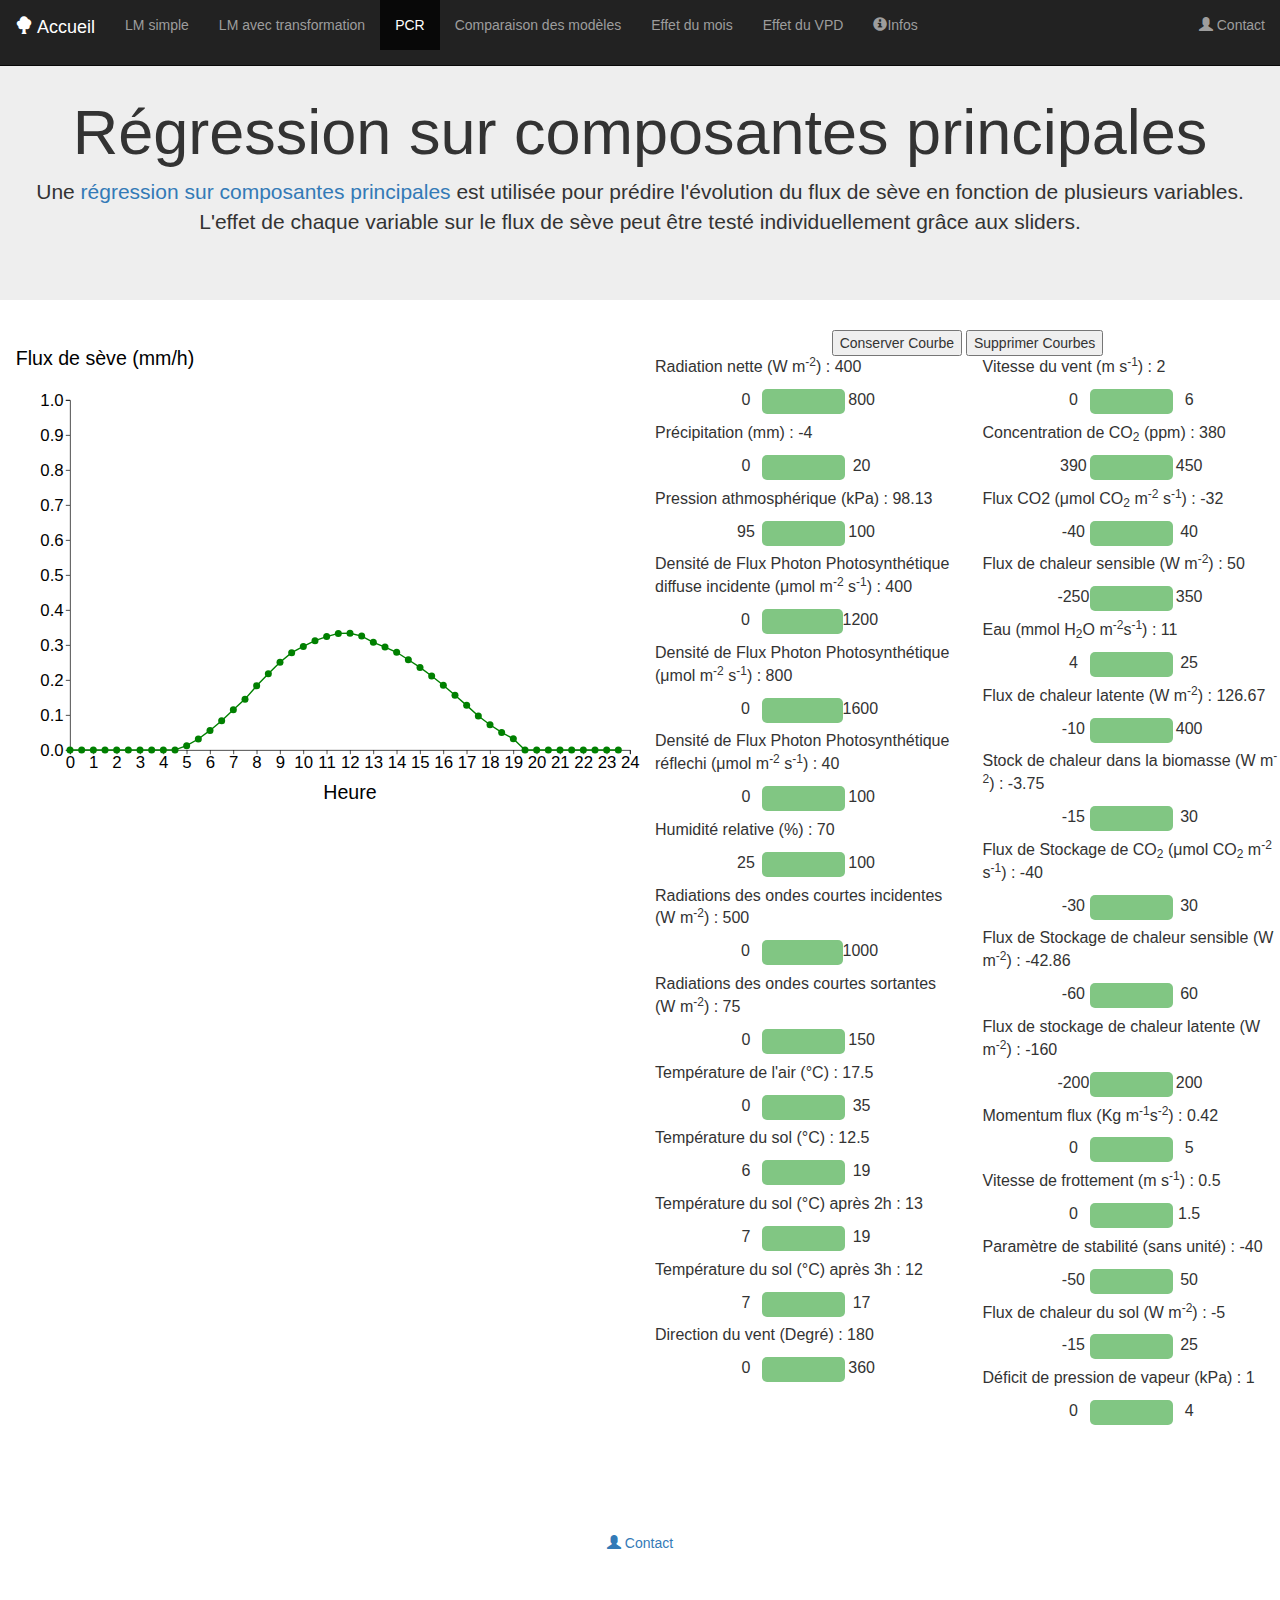
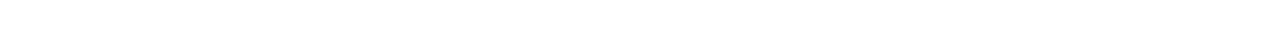
<file: modele_acp.html>
<!DOCTYPE html>
<html>

<head>

	<title>Projet Vegeta</title>
	
 	<meta http-equiv="Content-Type"content="text/html; charset=UTF-8" /> 
 
	<link rel="stylesheet"	href="css/Style.css"	type="text/css"	/>	
    <link rel="stylesheet" type="text/css" href="css/style2.css" />

 	<script type="text/javascript" src="visual/jQuery.js"></script>
 	<script src="visual/jqueryFX.custom/jquery-ui.js"></script>
 	<script src="visual/jqueryFX.custom/jquery-ui.min.js"></script>
 	<script src="visual/bootstrap/js/bootstrap.min.js"></script>
 	
	<script src="script/d3.v4.js"></script>
	<script src="script/d3.v4.min.js"> </script>
	<link rel="stylesheet" href="visual/bootstrap/css/bootstrap.min.css">

	<script type="text/javascript" src="script/ACP.js"></script>

 	
</head>

<body onload="setGraph()">
	
	

<nav class="navbar navbar-inverse navbar-fixed-top">
  <div class="container-fluid">
  
  <div class="navbar-header">
      <button type="button" class="navbar-toggle collapsed" data-toggle="collapse" data-target="#bs-example-navbar-collapse-1" aria-expanded="false">
        <span class="sr-only">Toggle navigation</span>
        <span class="icon-bar"></span>
        <span class="icon-bar"></span>
        <span class="icon-bar"></span>
      </button>
     <a class="navbar-brand" href="index.html"> <span class="glyphicon glyphicon-tree-deciduous"> </span> Accueil</a>
    </div>
    
  <div class="collapse navbar-collapse" id="bs-example-navbar-collapse-1">
      <ul class="nav navbar-nav">
	    <li><a href="modele_lm.html">LM simple</a></li>
		<li><a href="modele_lm_trans.html">LM avec transformation</a></li>
		<li class="active"><a href="modele_acp.html">PCR</a></li>
		<li><a href="modele_comp.html">Comparaison des modèles</a></li>
        <li><a href="modele_mois.html">Effet du mois</a></li>
		<li><a href="modele_vpd.html">Effet du VPD</a></li>
        <li><a href="info.html"><span class="glyphicon glyphicon-info-sign"> </span>Infos</a></li>
      </ul>
      <ul class="nav navbar-nav navbar-right">
        <li><a href="contact.html"><span class="glyphicon glyphicon-user"></span> Contact</a></li>
      </ul>
    </div>
  </div>
</nav>


<div class="jumbotron text-center">
  <h1>Régression sur composantes principales</h1>
  <p>Une <a href="https://fr.wikipedia.org/wiki/R%C3%A9gression_sur_composantes_principales">régression sur composantes principales</a> est utilisée pour prédire l'évolution du flux de sève en fonction de plusieurs variables.<br>
  L'effet de chaque variable sur le flux de sève peut être testé individuellement grâce aux sliders.</p>
</div>

    
<div class="row">
  <div class="col-sm-6">
       	<svg width="700" height="500" id ="graph">
        		<g transform="scale(0.7) translate(50,50)">
                <g id="axisX"></g>
                <g id="axisY"></g>
                <g id="texte"> </g>
                <g id="points"> </g>
                <g id="courbes" >
                    <path class = "courbe"></path>
                </g>
            	  <g id="infobox" > </g>
          	</g>
        	</svg>
      </div>
		 <div class="col-sm-6">
		  <div id="box"> 
			<div align='center'>    
			  <button type="save" onclick="saveCurve()">Conserver Courbe</button>
			  <button type="reset" onclick="resetCurve()">Supprimer Courbes</button>
			</div>
			 <div class="row">   
			  <div id="sliderS1" class="col-sm-6"></div>
			  <div id="sliderS2" class="col-sm-6"></div>
			  </div>
		   </div>   
		</div>

</div>  

<footer class="container-fluid bg- text-center" style="margin-bottom:80px; padding-top:100px; ">
<a href="contact.html"><span class="glyphicon glyphicon-user"></span> Contact</a>
</footer>

</body>
</html>
</file>
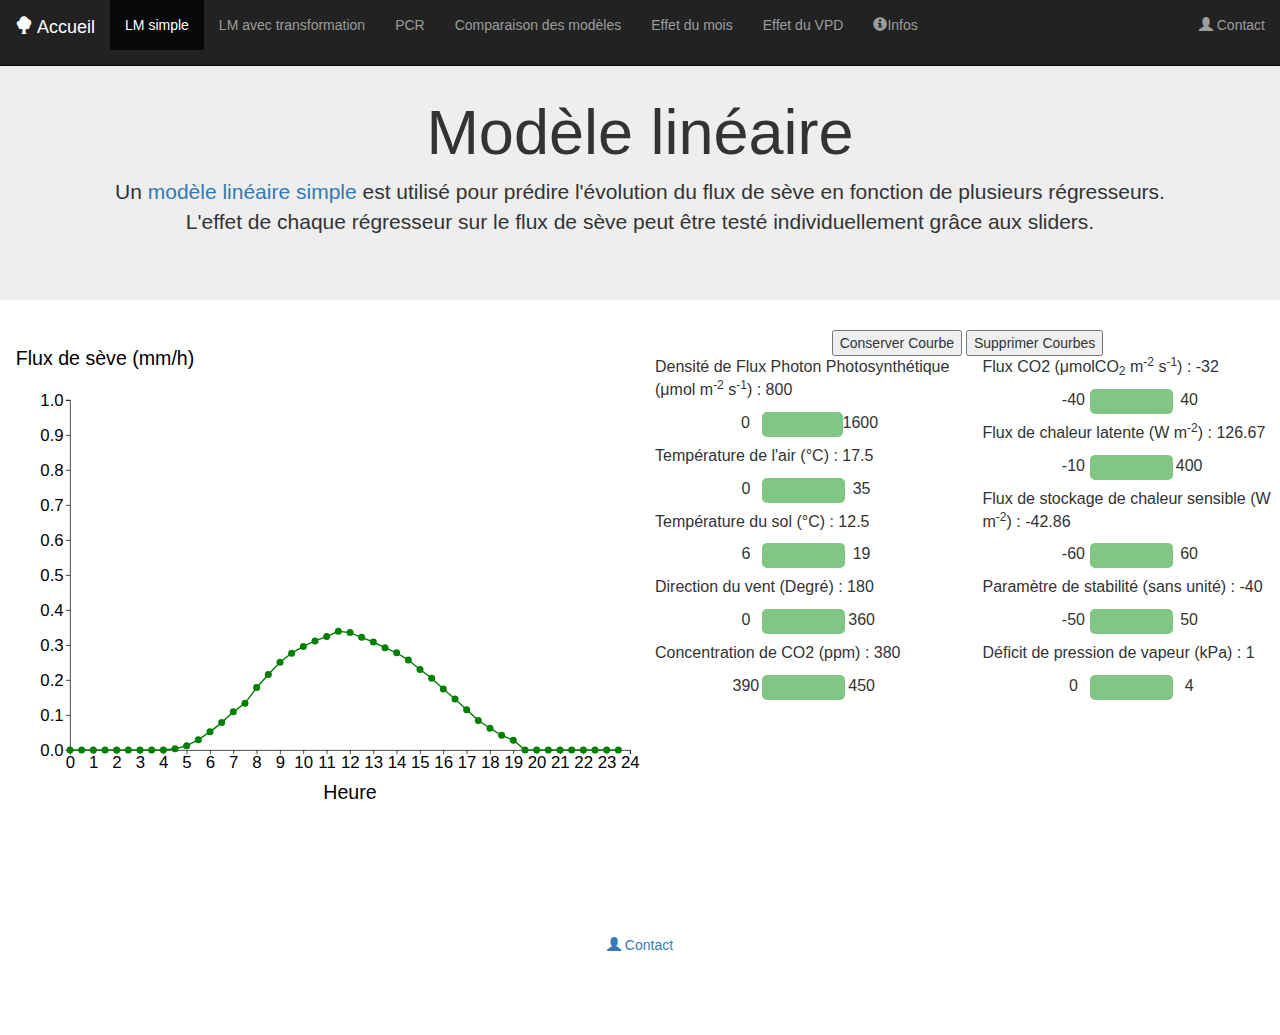
<file: modele_lm.html>
<!DOCTYPE html>
<html>

<head>

	<title>Projet Vegeta</title>
	
 	<meta http-equiv="Content-Type"content="text/html; charset=UTF-8" /> 
 
	<link rel="stylesheet"	href="css/Style.css"	type="text/css"	/>	
    <link rel="stylesheet" type="text/css" href="css/style2.css" />
 	
 	<script type="text/javascript" src="visual/jQuery.js"></script>
 	<script src="visual/jqueryFX.custom/jquery-ui.js"></script>
 	<script src="visual/jqueryFX.custom/jquery-ui.min.js"></script>
 	<script src="visual/bootstrap/js/bootstrap.min.js"></script>
	<script src="script/d3.v4.js"></script>
	<link rel="stylesheet" href="visual/bootstrap/css/bootstrap.min.css">

	<script type="text/javascript" src="script/sap_by_hour.js"></script>
 	
</head>

<body onload="readBetaFile();readTextFile()">

<nav class="navbar navbar-inverse navbar-fixed-top">
  <div class="container-fluid">
  
  <div class="navbar-header">
      <button type="button" class="navbar-toggle collapsed" data-toggle="collapse" data-target="#bs-example-navbar-collapse-1" aria-expanded="false">
        <span class="sr-only">Toggle navigation</span>
        <span class="icon-bar"></span>
        <span class="icon-bar"></span>
        <span class="icon-bar"></span>
      </button>
     <a class="navbar-brand" href="index.html"> <span class="glyphicon glyphicon-tree-deciduous"> </span> Accueil</a>
    </div>
    
  <div class="collapse navbar-collapse" id="bs-example-navbar-collapse-1">
      <ul class="nav navbar-nav">
	    <li class="active"><a href="modele_lm.html">LM simple</a></li>
		<li><a href="modele_lm_trans.html">LM avec transformation</a></li>
		<li><a href="modele_acp.html">PCR</a></li>
		<li><a href="modele_comp.html">Comparaison des modèles</a></li>
        <li><a href="modele_mois.html">Effet du mois</a></li>
		<li><a href="modele_vpd.html">Effet du VPD</a></li>
        <li><a href="info.html"><span class="glyphicon glyphicon-info-sign"> </span>Infos</a></li>
      </ul>
      <ul class="nav navbar-nav navbar-right">
        <li><a href="contact.html"><span class="glyphicon glyphicon-user"></span> Contact</a></li>
      </ul>
    </div>
  </div>
</nav>


<div class="jumbotron text-center">
  <h1>Modèle linéaire</h1>
  <p>Un <a href="https://fr.wikipedia.org/wiki/Mod%C3%A8le_lin%C3%A9aire">modèle linéaire simple</a> est utilisé pour prédire l'évolution du flux de sève en fonction de plusieurs régresseurs.<br>
  L'effet de chaque régresseur sur le flux de sève peut être testé individuellement grâce aux sliders.</p>
</div>

<div class="row">
  <div class="col-sm-6">
 	<!--<div id="graphe">-->
     	<svg width="700" height="500" id ="graph">
      		<g transform="scale(0.7) translate(50,50)">
              <g id="axisX"></g>
              <g id="axisY"></g>
              <g id="texte"> </g>
              <g id="points"> </g>
              <g id="courbes" >
                  <path class = "courbe"></path>
              </g>
          	  <g id="infobox" > </g>
        	</g>
      	</svg>
    </div>    
    <!--</div>-->
  <div class="col-sm-6">
    <div id="box">
      <div align='center'>    
      <button type="save" onclick="saveCurve()">Conserver Courbe</button>
      <button type="reset" onclick="resetCurve()">Supprimer Courbes</button>
    </div>

     <div class="row">  

      <div id="sliderS1" class="col-sm-6"></div>
      <div id="sliderS2" class="col-sm-6"></div>
      </div>
    </div>
  </div>
  </div>  



<!--
<div class="container-fluid bg-1 ">
	 <div id="box">
	 	 <div class="row">   
	 	 	<div  class="col-sm-1"></div>
			<div id="sliderS1" class="col-sm-5"></div>
			<div id="sliderS2" class="col-sm-5"></div>
			<div  class="col-sm-1"></div>
    	</div>
</div>
</div>-->

<footer class="container-fluid bg- text-center" style="margin-bottom:80px; padding-top:100px; ">
<a href="contact.html"><span class="glyphicon glyphicon-user"></span> Contact</a>
</footer>

</body>
</html>
</file>
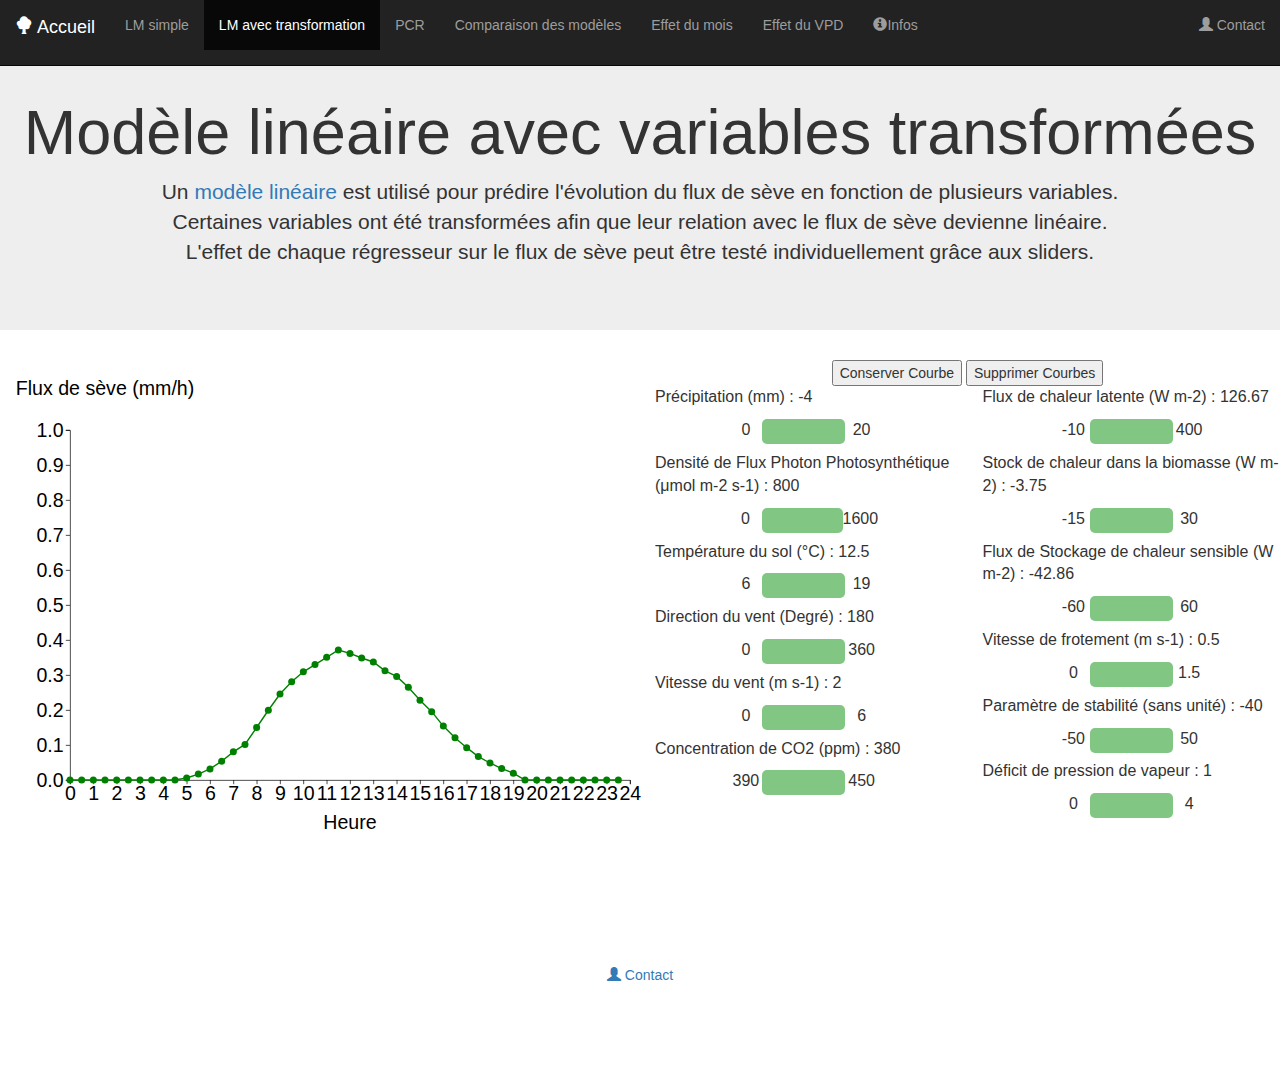
<file: modele_lm_trans.html>
<!DOCTYPE html>
<html>

<head>

	<title>Projet Vegeta</title>
	
 	<meta http-equiv="Content-Type"content="text/html; charset=UTF-8" /> 
 
	<link rel="stylesheet"	href="css/Style.css"	type="text/css"	/>	
    <link rel="stylesheet" type="text/css" href="css/style2.css" />
 	
 	<script type="text/javascript" src="visual/jQuery.js"></script>
 	<script src="visual/jqueryFX.custom/jquery-ui.js"></script>
 	<script src="visual/jqueryFX.custom/jquery-ui.min.js"></script>
 	<script src="visual/bootstrap/js/bootstrap.min.js"></script>
	<script src="script/d3.v4.js"></script>
	<link rel="stylesheet" href="visual/bootstrap/css/bootstrap.min.css">

	<script type="text/javascript" src="script/sap_by_hour_var_trans.js"></script>
 	
</head>

<body onload="readBetaFile();readTextFile()">

<nav class="navbar navbar-inverse navbar-fixed-top">
  <div class="container-fluid">
  
  <div class="navbar-header">
      <button type="button" class="navbar-toggle collapsed" data-toggle="collapse" data-target="#bs-example-navbar-collapse-1" aria-expanded="false">
        <span class="sr-only">Toggle navigation</span>
        <span class="icon-bar"></span>
        <span class="icon-bar"></span>
        <span class="icon-bar"></span>
      </button>
     <a class="navbar-brand" href="index.html"> <span class="glyphicon glyphicon-tree-deciduous"> </span> Accueil</a>
    </div>
    
  <div class="collapse navbar-collapse" id="bs-example-navbar-collapse-1">
      <ul class="nav navbar-nav">
	    <li><a href="modele_lm.html">LM simple</a></li>
		<li class="active"><a href="modele_lm_trans.html">LM avec transformation</a></li>
		<li><a href="modele_acp.html">PCR</a></li>
		<li><a href="modele_comp.html">Comparaison des modèles</a></li>
        <li><a href="modele_mois.html">Effet du mois</a></li>
		<li><a href="modele_vpd.html">Effet du VPD</a></li>
        <li><a href="info.html"><span class="glyphicon glyphicon-info-sign"> </span>Infos</a></li>
      </ul>
      <ul class="nav navbar-nav navbar-right">
        <li><a href="contact.html"><span class="glyphicon glyphicon-user"></span> Contact</a></li>
      </ul>
    </div>
  </div>
</nav>


<div class="jumbotron text-center">
  <h1>Modèle linéaire avec variables transformées</h1>
  <p>Un <a href="https://fr.wikipedia.org/wiki/Mod%C3%A8le_lin%C3%A9aire">modèle linéaire</a> est utilisé pour prédire l'évolution du flux de sève en fonction de plusieurs variables.<br>
  Certaines variables ont été transformées afin que leur relation avec le flux de sève devienne linéaire.<br>
  L'effet de chaque régresseur sur le flux de sève peut être testé individuellement grâce aux sliders.</p>
   
</div>
    

<div class="row">
  <div class="col-sm-6">
       	<svg width="700" height="500" id ="graph">
        		<g transform="scale(0.7) translate(50,50)">
                <g id="axisX"></g>
                <g id="axisY"></g>
                <g id="texte"> </g>
                <g id="points"> </g>
                <g id="courbes" >
                    <path class = "courbe"></path>
                </g>
            	  <g id="infobox" > </g>
          	</g>
        	</svg>
      </div>
 <div class="col-sm-6">
  <div id="box"> 
    <div align='center'>    
      <button type="save" onclick="saveCurve()">Conserver Courbe</button>
      <button type="reset" onclick="resetCurve()">Supprimer Courbes</button>
    </div>
     <div class="row">   
      <div id="sliderS1" class="col-sm-6"></div>
      <div id="sliderS2" class="col-sm-6"></div>
      </div>
   </div>   
</div>   
<!--<div class="container-fluid bg-1 ">
	 <div id="box">
	 	 <div class="row">   
	 	 	<div  class="col-sm-1"></div>
			<div id="sliderS1" class="col-sm-5"></div>
			<div id="sliderS2" class="col-sm-5"></div>
			<div  class="col-sm-1"></div>
    	</div>
</div>
</div>

<button type="save" onclick="saveCurve()">Conserver Courbe</button>
<button type="reset" onclick="resetCurve()">Supprimer Courbes</button>
-->
</div>
<footer class="container-fluid bg- text-center" style="margin-bottom:80px; padding-top:100px; ">
<a href="contact.html"><span class="glyphicon glyphicon-user"></span> Contact</a>
</footer>

</body>
</html>
</file>
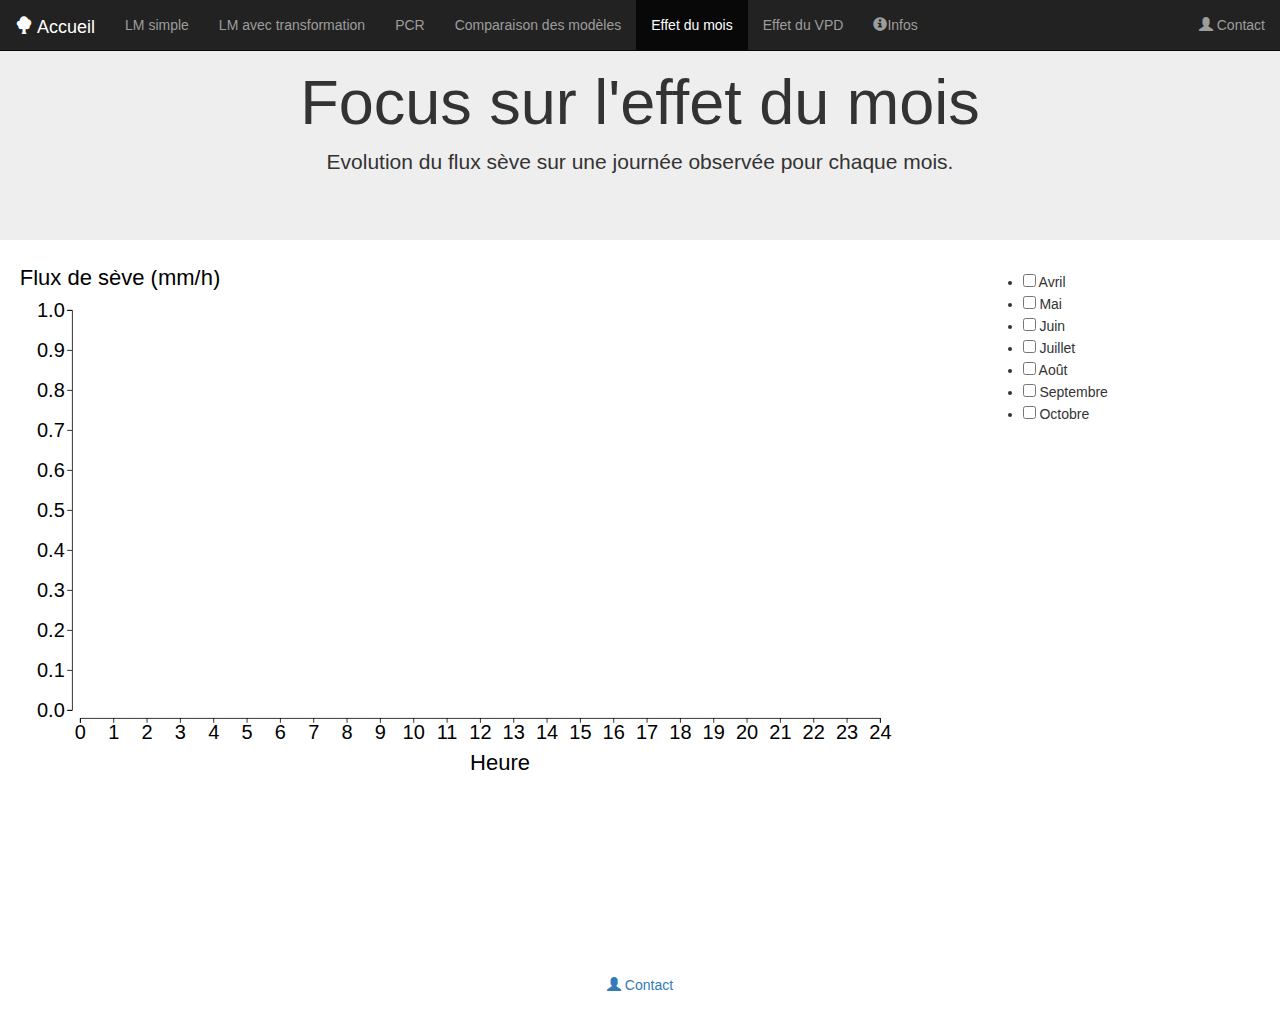
<file: modele_mois.html>
<!DOCTYPE html>
<html>

<head>

	<title>Projet Vegeta</title>
	
 	<meta http-equiv="Content-Type"content="text/html; charset=UTF-8" /> 
 
	<script type="text/javascript" src="visual/jQuery.js"></script>
	<script type="text/javascript" src="script/sap_by_months.js"></script>
  <script type="text/javascript" src="script/d3.v4.js"></script>
  <script type="text/javascript" src="script/d3-scale-chromatic.v1.min.js"></script>
	<script src="visual/jqueryFX.custom/jquery-ui.js"></script>
	<script src="visual/jqueryFX.custom/jquery-ui.min.js"></script>
	<script src="visual/bootstrap/js/bootstrap.min.js"></script>
	<link rel="stylesheet" href="visual/bootstrap/css/bootstrap.min.css">
 	
</head>

<body onload="setGraph();updateOnMonthsList();drawMulti()">

<nav class="navbar navbar-inverse navbar-fixed-top">
  <div class="container-fluid">
  
  <div class="navbar-header">
      <button type="button" class="navbar-toggle collapsed" data-toggle="collapse" data-target="#bs-example-navbar-collapse-1" aria-expanded="false">
        <span class="sr-only">Toggle navigation</span>
        <span class="icon-bar"></span>
        <span class="icon-bar"></span>
        <span class="icon-bar"></span>
      </button>
     <a class="navbar-brand" href="index.html"> <span class="glyphicon glyphicon-tree-deciduous"> </span> Accueil</a>
    </div>
    
  <div class="collapse navbar-collapse" id="bs-example-navbar-collapse-1">
      <ul class="nav navbar-nav">
	    <li><a href="modele_lm.html">LM simple</a></li>
		<li><a href="modele_lm_trans.html">LM avec transformation</a></li>
		<li><a href="modele_acp.html">PCR</a></li>
		<li><a href="modele_comp.html">Comparaison des modèles</a></li>
        <li class="active"><a href="modele_mois.html">Effet du mois</a></li>
		<li><a href="modele_vpd.html">Effet du VPD</a></li>
        <li><a href="info.html"><span class="glyphicon glyphicon-info-sign"> </span>Infos</a></li>
      </ul>
      <ul class="nav navbar-nav navbar-right">
        <li><a href="contact.html"><span class="glyphicon glyphicon-user"></span> Contact</a></li>
      </ul>
    </div>
  </div>
</nav>


<div class="jumbotron text-center">
  <h1>Focus sur l'effet du mois</h1>
  <p>Evolution du flux sève sur une journée observée pour chaque mois.</p>
</div>


<div class="row">
   <div class="col-sm-9">
         
  <svg id="graph" >
  	<g transform="scale(0.8)">
      <g id="axisX"></g>
      <g id="axisY"></g>
      <g id="curves">
          <path class="curve"></path>
      </g>
     </g>
  </svg>
  </div>
    <div class="col-sm-3">
       <ul> 
        <li><input type="checkbox" class="monthsList" value="4" onchange="updateOnMonthsList()"> Avril</li>
        <li><input type="checkbox" class="monthsList" value="5"  onchange="updateOnMonthsList()"> Mai</li>
        <li><input type="checkbox" class="monthsList" value="6"  onchange="updateOnMonthsList()"> Juin</li>
        <li><input type="checkbox" class="monthsList" value="7"  onchange="updateOnMonthsList()"> Juillet</li>
        <li><input type="checkbox" class="monthsList" value="8"  onchange="updateOnMonthsList()"> Août</li>
        <li><input type="checkbox" class="monthsList" value="9"  onchange="updateOnMonthsList()"> Septembre</li>
        <li><input type="checkbox" class="monthsList" value="10"  onchange="updateOnMonthsList()"> Octobre</li>
      </ul>  
    </div>  
</div>  

<footer class="container-fluid bg-1 text-center" style="margin-bottom:40px; padding-top:100px;  ">
<a href="contact.html"><span class="glyphicon glyphicon-user"></span> Contact</a>
</footer>

</body>
</html>
</file>
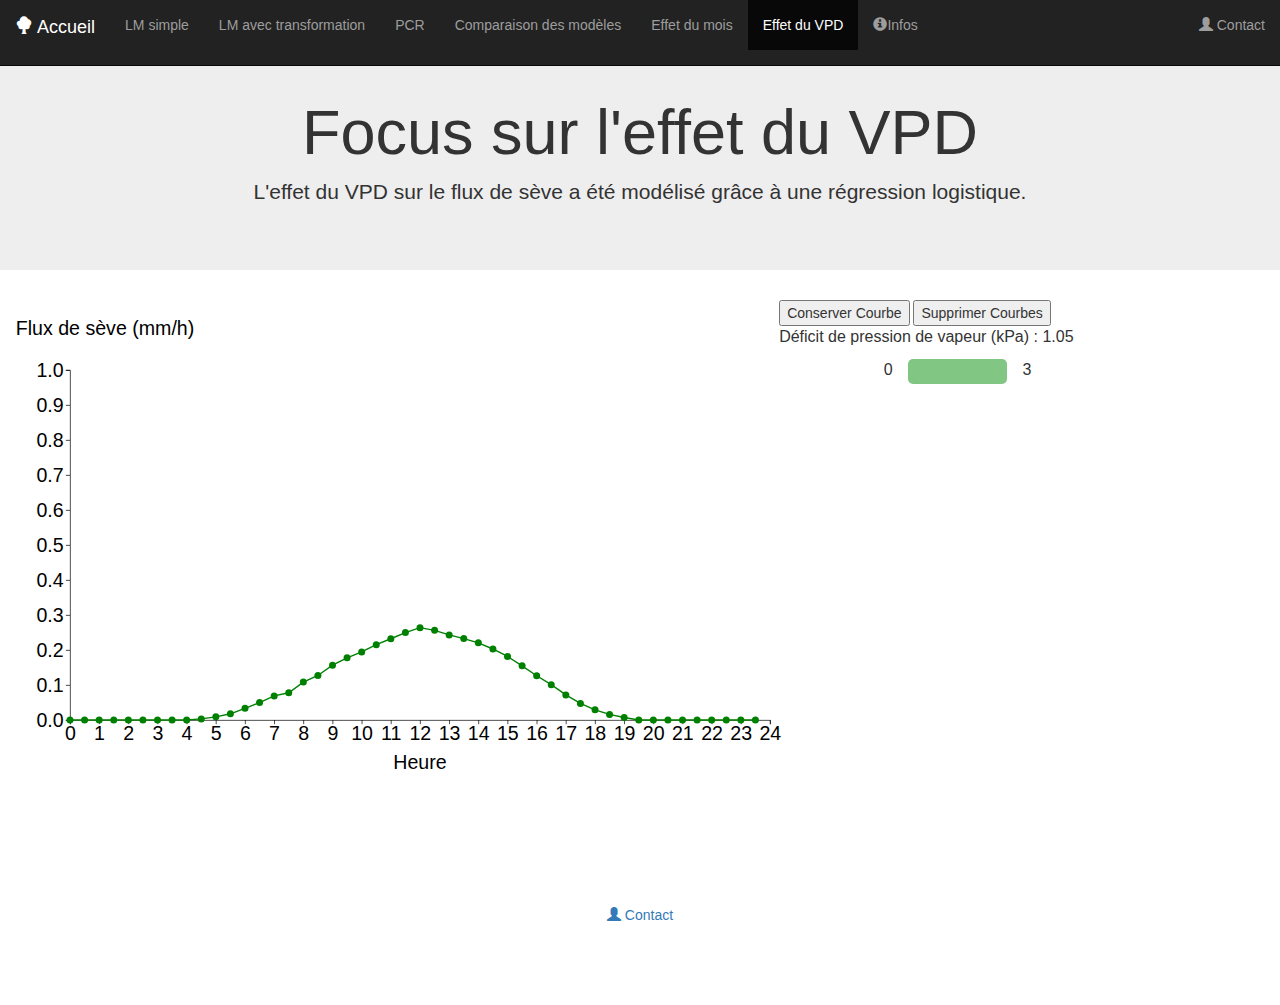
<file: modele_vpd.html>
<!DOCTYPE html>
<html>

<head>

	<title>Projet Vegeta</title>
	
 	<meta http-equiv="Content-Type"content="text/html; charset=UTF-8" /> 
 
	<link rel="stylesheet"	href="css/Style.css"	type="text/css"	/>	
    <link rel="stylesheet" type="text/css" href="css/style2.css" />
 	
 	<script type="text/javascript" src="visual/jQuery.js"></script>
 	<script src="visual/jqueryFX.custom/jquery-ui.js"></script>
 	<script src="visual/jqueryFX.custom/jquery-ui.min.js"></script>
 	<script src="visual/bootstrap/js/bootstrap.min.js"></script>
	<script src="script/d3.v4.js"></script>
	<link rel="stylesheet" href="visual/bootstrap/css/bootstrap.min.css">

	<script type="text/javascript" src="script/vpd.js"></script>
 	
</head>

<body onload="readBetaFile();readTextFile()">

<nav class="navbar navbar-inverse navbar-fixed-top">
  <div class="container-fluid">
  
  <div class="navbar-header">
      <button type="button" class="navbar-toggle collapsed" data-toggle="collapse" data-target="#bs-example-navbar-collapse-1" aria-expanded="false">
        <span class="sr-only">Toggle navigation</span>
        <span class="icon-bar"></span>
        <span class="icon-bar"></span>
        <span class="icon-bar"></span>
      </button>
     <a class="navbar-brand" href="index.html"> <span class="glyphicon glyphicon-tree-deciduous"> </span> Accueil</a>
    </div>
    
  <div class="collapse navbar-collapse" id="bs-example-navbar-collapse-1">
      <ul class="nav navbar-nav">
	    <li><a href="modele_lm.html">LM simple</a></li>
		<li><a href="modele_lm_trans.html">LM avec transformation</a></li>
		<li><a href="modele_acp.html">PCR</a></li>
		<li><a href="modele_comp.html">Comparaison des modèles</a></li>
        <li><a href="modele_mois.html">Effet du mois</a></li>
		<li class="active"><a href="modele_vpd.html">Effet du VPD</a></li>
        <li><a href="info.html"><span class="glyphicon glyphicon-info-sign"> </span>Infos</a></li>
      </ul>
      <ul class="nav navbar-nav navbar-right">
        <li><a href="contact.html"><span class="glyphicon glyphicon-user"></span> Contact</a></li>
      </ul>
    </div>
  </div>
</nav>


<div class="jumbotron text-center">
  <h1>Focus sur l'effet du VPD</h1>
  <p>L'effet du VPD sur le flux de sève a été modélisé grâce à une régression logistique.</p>
</div>
    

<div class="row">
   <div class="col-sm-7">

 	<!--<div id="graphe">-->
     	<svg width="800" height="500" id ="graph">
      		<g transform="scale(0.7) translate(50,50)">
              <g id="axisX"></g>
              <g id="axisY"></g>
              <g id="texte"> </g>
              <g id="points"> </g>
              <g id="courbes" >
                  <path class = "courbe"></path>
              </g>
          	  <g id="infobox" > </g>
        	</g>
      	</svg>
          </div>
    <div class="col-sm-5">
       <div id="box">
        
        <div id='button' style='margin-left:15px;'>
      <button type="save" onclick="saveCurve()">Conserver Courbe</button>
      <button type="reset" onclick="resetCurve()">Supprimer Courbes</button>
      </div>
          
            <div id="sliderS1" class="col-sm-9"></div>
            <div id="sliderS2" class="col-sm-1"></div>
        </div>
  
          
    </div>
     <!-- </div>-->
      

    </div>
    
<!--<div class="container-fluid bg-1 ">
	 <div id="box">
	 	 <div class="row">   
	 	 	<div  class="col-sm-1"></div>
			<div id="sliderS1" class="col-sm-5"></div>
			<div id="sliderS2" class="col-sm-5"></div>
			<div  class="col-sm-1"></div>
    	</div>
</div>

<button type="save" onclick="saveCurve()">Conserver Courbe</button>
<button type="reset" onclick="resetCurve()">Supprimer Courbes</button>-->

<footer class="container-fluid bg- text-center" style="margin-bottom:80px; padding-top:100px; ">
<a href="contact.html"><span class="glyphicon glyphicon-user"></span> Contact</a>
</footer>

</body>
</html>
</file>
<file: css/Style.css>
.jumbotron {
      background-color: #f4511e;
      color: #fff;
      font-family: Montserrat, sans-serif;
      margin-top: 30px;
}

p {font-size: 16px;}

.margin {margin-bottom: 45px;}

.bg-1 {
	
	background-color: #ffffff; /* White */
	color: #555555;
}
.bg-2 { 
      background-color: #eee; /* Gray */
      color: #555555;

}
#success_message{ display: none;}
ul{
	list-style: none;
	
	}
ul li {
	padding-bottom: 15px;
}	
//*{border:black 2px solid;}
</file>
<file: css/style2.css>
.slidecontainer {
    width: 50%;     /* Width of the outside container */
    display: flex;
    text-align: center;
    margin-left: auto;
    margin-right: auto;
}

/* The slider itself */
.slider {
    -webkit-appearance: none;  /* Override default CSS styles */
    appearance: none;
    width: 100%; /* Full-width */
    height: 25px;
    /*background: #d3d3d3; /* Grey background */
    outline: none; /* Remove outline */
    opacity: 0.7; /* Set transparency (for mouse-over effects on hover) */
    -webkit-transition: .2s; /* 0.2 seconds transition on hover */
    transition: opacity .2s;
}

/* Mouse-over effects */
.slider:hover {
    opacity: 1; /* Fully shown on mouse-over */
}

/* The slider handle (use webkit (Chrome, Opera, Safari, Edge) and moz (Firefox) to override default look) */ 
.slider::-webkit-slider-thumb {
    -webkit-appearance: none; /* Override default look */
    appearance: none;
    width: 100%; /* Set a specific slider handle width */
    height: 25px;
    border-radius: 5px;   /* Slider handle height */
    background: #4CAF50; /* Green background */
    cursor: pointer; /* Cursor on hover */
    
}

.slider::-moz-range-thumb {
    width: 25px; /* Set a specific slider handle width */
    height: 25px; /* Slider handle height */
    background: #4CAF50; /* Green background */
    cursor: pointer; /* Cursor on hover */
}

.baliseInf{
    width: 40%;
}

.baliseSup{
    width: 40%;
}
</file>
